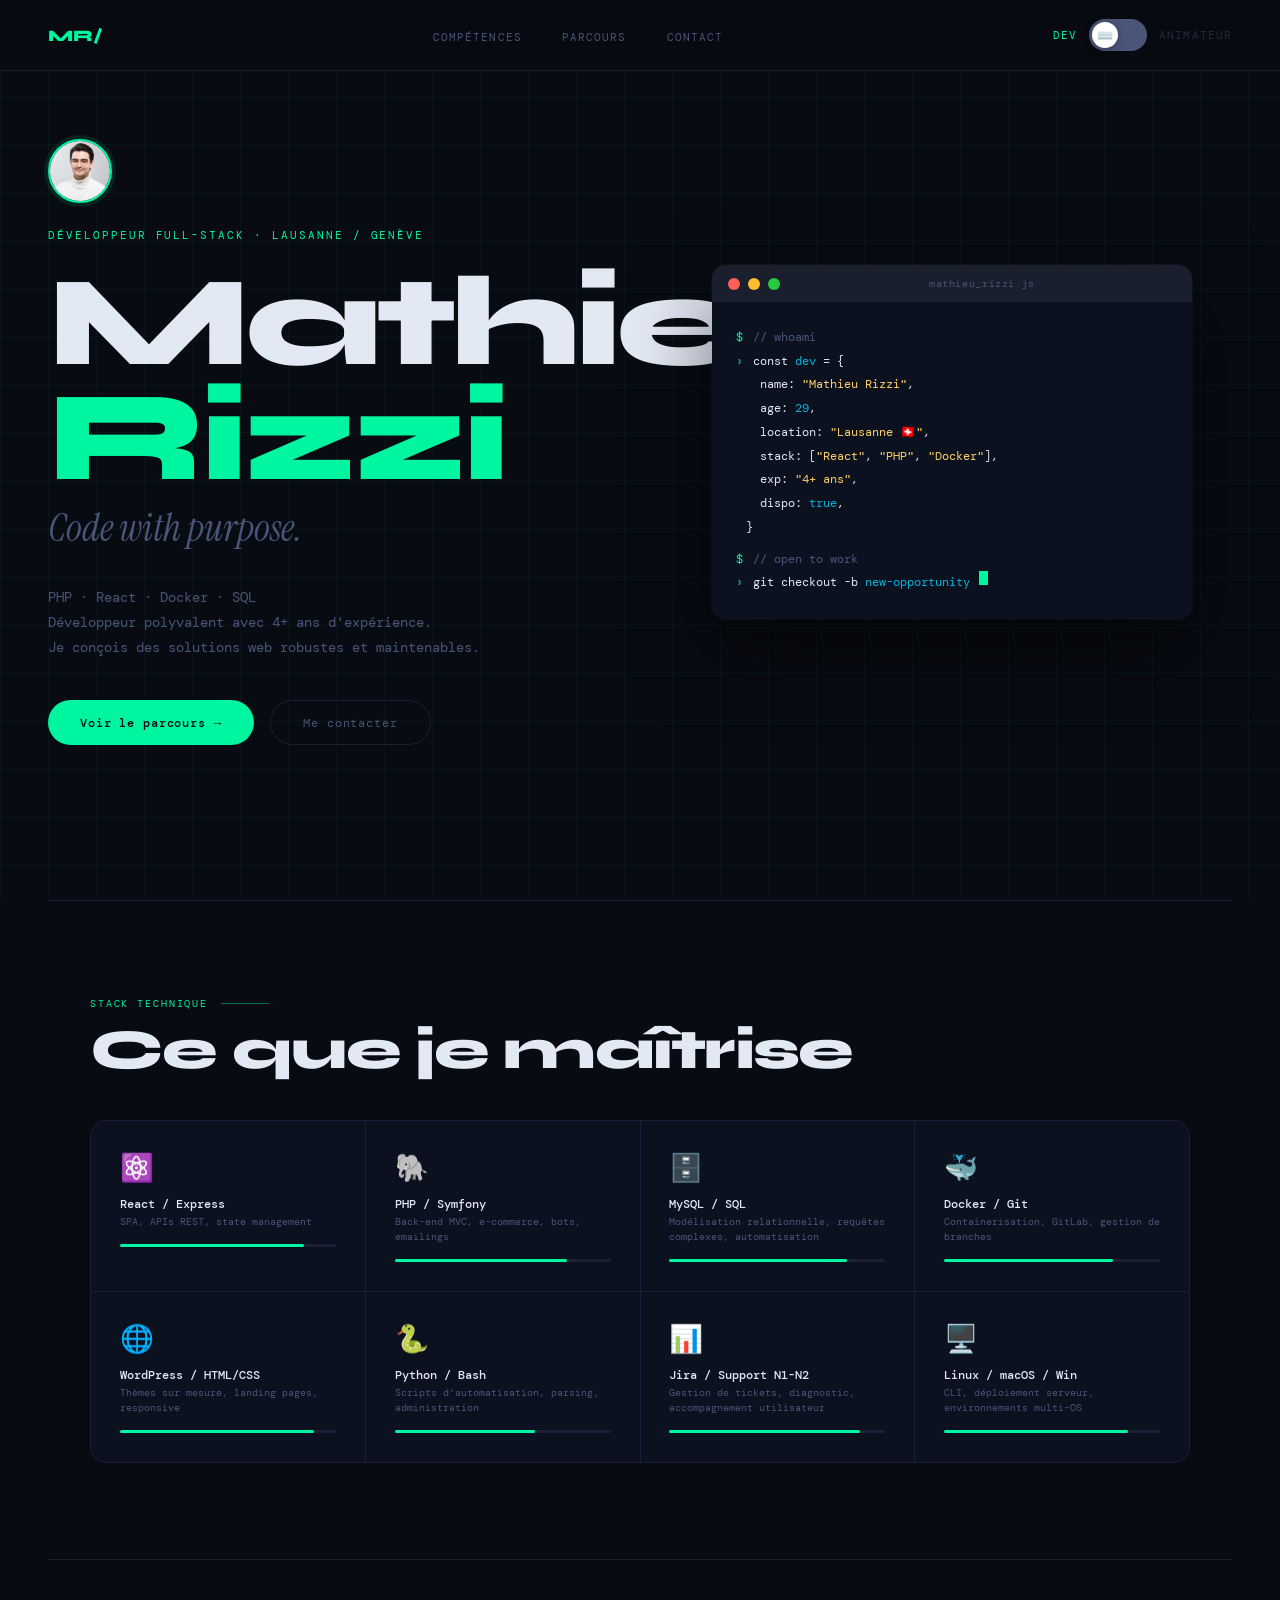
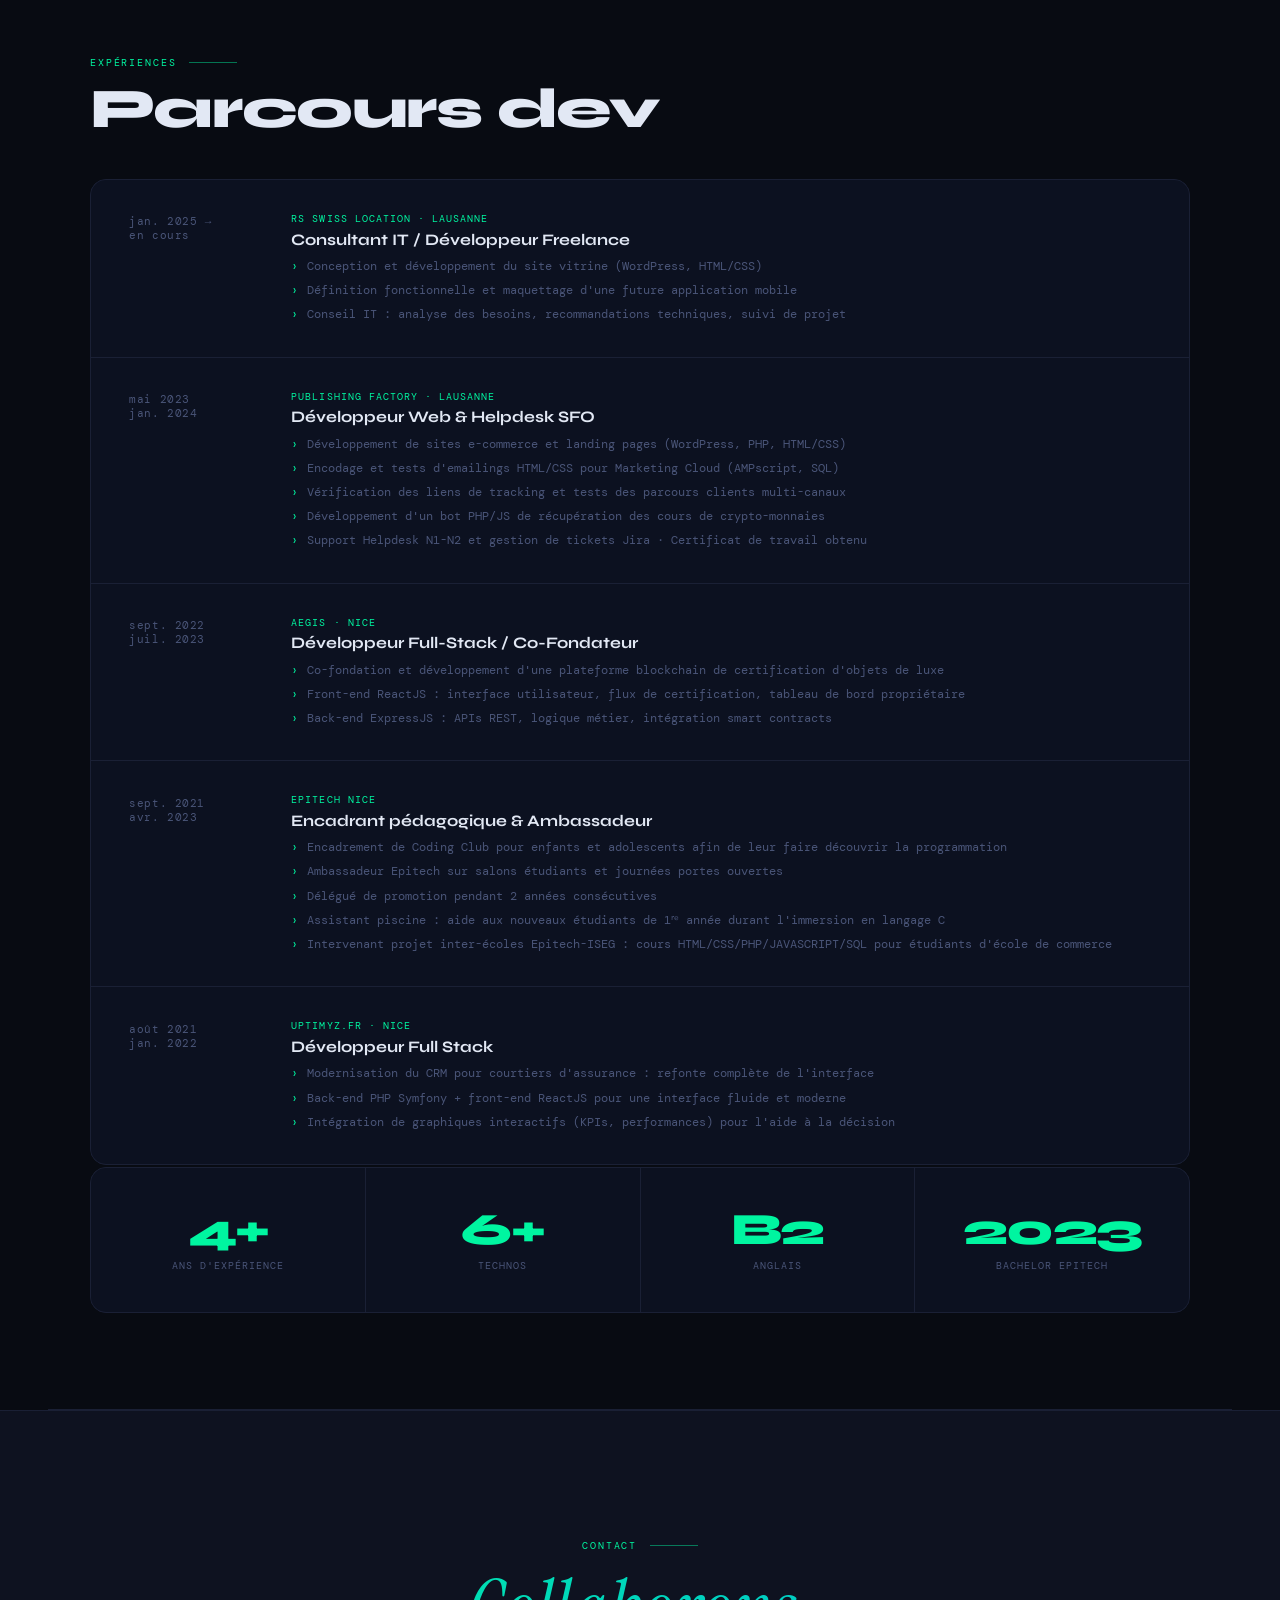
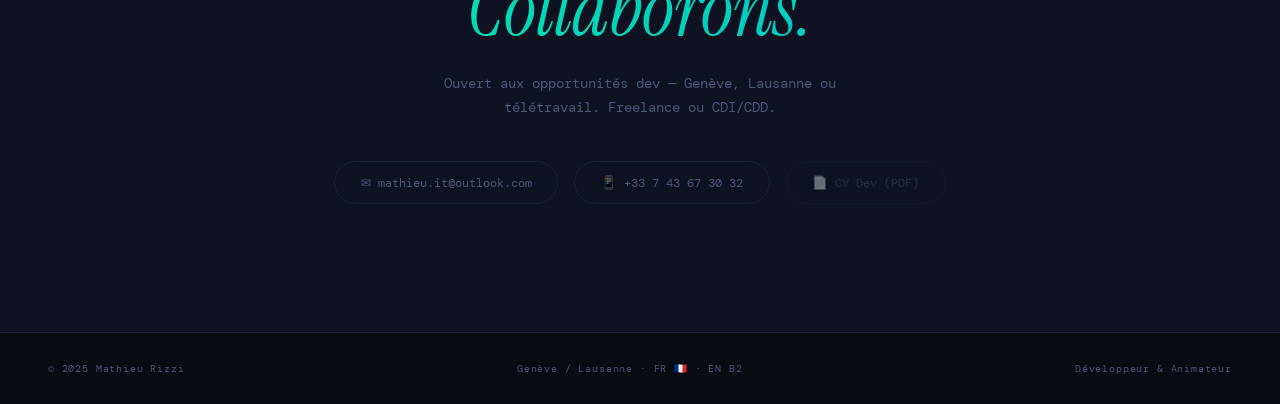
<file: index.html>
<!DOCTYPE html>
<html lang="fr">
<head>
  <meta charset="UTF-8">
  <meta name="viewport" content="width=device-width, initial-scale=1.0">
  <title>Mathieu Rizzi — Développeur Full-Stack & Animateur</title>

  <!-- SEO -->
  <meta name="description" content="Mathieu Rizzi — Développeur Full-Stack (PHP, React, Docker) basé à Lausanne / Genève. Également animateur et responsable de camp. Ouvert aux opportunités.">
  <meta name="author" content="Mathieu Rizzi">
  <meta name="robots" content="index, follow">

  <!-- Open Graph -->
  <meta property="og:type"        content="website">
  <meta property="og:title"       content="Mathieu Rizzi — Développeur Full-Stack & Animateur">
  <meta property="og:description" content="Portfolio de Mathieu Rizzi : développeur PHP/React/Docker avec 4+ ans d'expérience à Lausanne, et responsable de camp chez Evazion.">
  <meta property="og:image"       content="assets/img/image-pp.png">

  <!-- Twitter Card -->
  <meta name="twitter:card"        content="summary_large_image">
  <meta name="twitter:title"       content="Mathieu Rizzi — Développeur Full-Stack & Animateur">
  <meta name="twitter:description" content="Portfolio de Mathieu Rizzi : développeur PHP/React/Docker avec 4+ ans d'expérience à Lausanne.">
  <meta name="twitter:image"       content="assets/img/image-pp.png">

  <!-- Theme color (dark — site starts in dev-mode) -->
  <meta name="theme-color" content="#080b12">

  <!-- Fonts -->
  <link rel="preconnect" href="https://fonts.googleapis.com">
  <link rel="preconnect" href="https://fonts.gstatic.com" crossorigin>
  <link href="https://fonts.googleapis.com/css2?family=Syne:wght@400;700;800&family=DM+Mono:wght@400;500&family=Nunito:wght@400;700;800;900&family=Instrument+Serif:ital@1&display=swap" rel="stylesheet">

  <!-- Styles -->
  <link rel="stylesheet" href="assets/css/base.css">
  <link rel="stylesheet" href="assets/css/nav.css">
  <link rel="stylesheet" href="assets/css/hero.css">
  <link rel="stylesheet" href="assets/css/sections.css">
  <link rel="stylesheet" href="assets/css/responsive.css">
</head>

<body class="dev-mode">

<div class="ripple-overlay" id="ripple" aria-hidden="true"></div>

<!-- ============================================================
     NAV
     ============================================================ -->
<nav aria-label="Navigation principale">
  <a href="#" class="nav-logo" id="navLogo">MR/</a>
  <ul class="nav-links">
    <li><a href="#skills">Compétences</a></li>
    <li><a href="#experience">Parcours</a></li>
    <li><a href="#contact">Contact</a></li>
  </ul>
  <div class="mode-toggle-wrap">
    <span class="mode-label lbl-dev" aria-hidden="true">Dev</span>
    <label class="ios-toggle" aria-label="Basculer entre profil développeur et animateur">
      <input
        type="checkbox"
        id="modeSwitch"
        role="switch"
        aria-checked="false"
        aria-label="Mode animateur">
      <div class="ios-track"></div>
      <div class="ios-thumb" id="thumbIcon" aria-hidden="true">⌨️</div>
    </label>
    <span class="mode-label lbl-anim" aria-hidden="true">Animateur</span>
  </div>
</nav>

<!-- ============================================================
     MAIN
     ============================================================ -->
<main>

<!-- ============================================================
     HERO
     ============================================================ -->
<section class="hero" id="home" aria-label="Introduction">
  <div class="hero-bg-dev" aria-hidden="true"></div>
  <div class="hero-bg-anim" aria-hidden="true"></div>
  <div id="particles" aria-hidden="true"></div>

  <div class="switch-wrap">

    <!-- ===== DEV : texte gauche + terminal droite ===== -->
    <div class="dev-content hero-left">
      <div class="hero-avatar">
        <img src="assets/img/image-pp.png" alt="Photo de profil de Mathieu Rizzi" width="64" height="64">
      </div>
      <div class="hero-eyebrow">Développeur Full-Stack · Lausanne / Genève</div>
      <h1 class="hero-name">Mathieu<br><span class="acc">Rizzi</span></h1>
      <div class="hero-role">Code with purpose.</div>
      <p class="hero-desc">PHP · React · Docker · SQL<br>
      Développeur polyvalent avec 4+ ans d'expérience.<br>Je conçois des solutions web robustes et maintenables.</p>
      <div class="hero-cta">
        <a href="#experience" class="btn-primary">Voir le parcours →</a>
        <a href="#contact" class="btn-secondary">Me contacter</a>
      </div>
    </div>

    <div class="dev-content hero-right" aria-hidden="true">
      <div class="terminal" role="img" aria-label="Extrait de code JavaScript présentant le profil développeur">
        <div class="terminal-bar">
          <div class="term-dot r"></div>
          <div class="term-dot y"></div>
          <div class="term-dot g"></div>
          <div class="terminal-title">mathieu_rizzi.js</div>
        </div>
        <div class="terminal-body">
          <div class="t-line"><span class="t-prompt">$</span><span class="t-comment">// whoami</span></div>
          <div class="t-line"><span class="t-prompt">›</span><span class="t-cmd">const <span class="t-val">dev</span> = {</span></div>
          <div class="t-line"><span class="t-prompt"> </span><span class="t-cmd">&nbsp;&nbsp;name: <span class="t-str">"Mathieu Rizzi"</span>,</span></div>
          <div class="t-line"><span class="t-prompt"> </span><span class="t-cmd">&nbsp;&nbsp;age: <span class="t-val" id="ageValue">28</span>,</span></div>
          <div class="t-line"><span class="t-prompt"> </span><span class="t-cmd">&nbsp;&nbsp;location: <span class="t-str">"Lausanne 🇨🇭"</span>,</span></div>
          <div class="t-line"><span class="t-prompt"> </span><span class="t-cmd">&nbsp;&nbsp;stack: [<span class="t-str">"React"</span>, <span class="t-str">"PHP"</span>, <span class="t-str">"Docker"</span>],</span></div>
          <div class="t-line"><span class="t-prompt"> </span><span class="t-cmd">&nbsp;&nbsp;exp: <span class="t-str">"4+ ans"</span>,</span></div>
          <div class="t-line"><span class="t-prompt"> </span><span class="t-cmd">&nbsp;&nbsp;dispo: <span class="t-val">true</span>,</span></div>
          <div class="t-line"><span class="t-prompt"> </span><span class="t-cmd">}</span></div>
          <div class="t-line" style="margin-top:0.5rem"><span class="t-prompt">$</span><span class="t-comment">// open to work</span></div>
          <div class="t-line"><span class="t-prompt">›</span><span class="t-cmd">git checkout -b <span class="t-val">new-opportunity</span></span><span class="t-cursor"></span></div>
        </div>
      </div>
    </div>

    <!-- ===== ANIM : texte gauche + carte droite ===== -->
    <div class="anim-content hero-left">
      <div class="hero-eyebrow">🎬 Animateur · Responsable de camp · Pédagogue</div>
      <h1 class="hero-name">Mathieu<br><span class="acc">Rizzi</span></h1>
      <div class="hero-role">L'aventure, c'est mon quotidien.</div>
      <p class="hero-desc">6 ans chez Evazion en Suisse romande 🏔️<br>
      Du caméraman au responsable de plus de 300 enfants<br>et plus de 25 moniteurs. BAFA. Créativité &amp; énergie !</p>
      <div class="hero-cta">
        <a href="#experience" class="btn-primary">🏕️ Voir le parcours</a>
        <a href="#contact" class="btn-secondary">Me contacter</a>
      </div>
    </div>

    <div class="anim-content hero-right" aria-hidden="true">
      <div class="anim-card-hero">
        <div class="anim-photo-placeholder">
          <img src="assets/img/image-pp.png" alt="" class="anim-photo" loading="lazy">
        </div>
        <div class="anim-badges">
          <div class="anim-badge orange">🏆 Resp. de camp 2025</div>
          <div class="anim-badge yellow">🎬 Moniteur Cinéma</div>
          <div class="anim-badge green">📜 BAFA parties 1 &amp; 2</div>
          <div class="anim-badge orange">👥 25+ moniteurs managés</div>
          <div class="anim-badge yellow">⭐ 300+ enfants encadrés</div>
          <div class="anim-badge green">🏔️ 6 étés en Suisse</div>
        </div>
      </div>
    </div>

  </div>
</section>

<div class="divider"></div>

<!-- ============================================================
     SKILLS
     ============================================================ -->
<section id="skills" aria-labelledby="skills-dev-title skills-anim-title">
  <div class="section-inner">
    <div class="switch-wrap">

      <div class="dev-content reveal">
        <div class="section-eyebrow">Stack technique</div>
        <h2 class="section-title" id="skills-dev-title">Ce que je maîtrise</h2>
        <div class="skills-grid">
          <div class="skill-card"><span class="skill-icon" aria-hidden="true">⚛️</span><div class="skill-name">React / Express</div><div class="skill-sub">SPA, APIs REST, state management</div><div class="skill-bar"><div class="skill-fill" style="width:85%"></div></div></div>
          <div class="skill-card"><span class="skill-icon" aria-hidden="true">🐘</span><div class="skill-name">PHP / Symfony</div><div class="skill-sub">Back-end MVC, e-commerce, bots, emailings</div><div class="skill-bar"><div class="skill-fill" style="width:80%"></div></div></div>
          <div class="skill-card"><span class="skill-icon" aria-hidden="true">🗄️</span><div class="skill-name">MySQL / SQL</div><div class="skill-sub">Modélisation relationnelle, requêtes complexes, automatisation</div><div class="skill-bar"><div class="skill-fill" style="width:82%"></div></div></div>
          <div class="skill-card"><span class="skill-icon" aria-hidden="true">🐳</span><div class="skill-name">Docker / Git</div><div class="skill-sub">Containerisation, GitLab, gestion de branches</div><div class="skill-bar"><div class="skill-fill" style="width:78%"></div></div></div>
          <div class="skill-card"><span class="skill-icon" aria-hidden="true">🌐</span><div class="skill-name">WordPress / HTML/CSS</div><div class="skill-sub">Thèmes sur mesure, landing pages, responsive</div><div class="skill-bar"><div class="skill-fill" style="width:90%"></div></div></div>
          <div class="skill-card"><span class="skill-icon" aria-hidden="true">🐍</span><div class="skill-name">Python / Bash</div><div class="skill-sub">Scripts d'automatisation, parsing, administration</div><div class="skill-bar"><div class="skill-fill" style="width:65%"></div></div></div>
          <div class="skill-card"><span class="skill-icon" aria-hidden="true">📊</span><div class="skill-name">Jira / Support N1-N2</div><div class="skill-sub">Gestion de tickets, diagnostic, accompagnement utilisateur</div><div class="skill-bar"><div class="skill-fill" style="width:88%"></div></div></div>
          <div class="skill-card"><span class="skill-icon" aria-hidden="true">🖥️</span><div class="skill-name">Linux / macOS / Win</div><div class="skill-sub">CLI, déploiement serveur, environnements multi-OS</div><div class="skill-bar"><div class="skill-fill" style="width:85%"></div></div></div>
        </div>
      </div>

      <div class="anim-content reveal">
        <div class="section-eyebrow">🌟 Atouts</div>
        <h2 class="section-title" id="skills-anim-title">Ce que j'apporte</h2>
        <div class="skills-grid">
          <div class="skill-card"><span class="skill-icon" aria-hidden="true">🎭</span><div class="skill-name">Animation & activités</div><div class="skill-sub">JO, veillées, ateliers créatifs — 6 à 17 ans</div><div class="skill-bar"><div class="skill-fill" style="width:95%"></div></div></div>
          <div class="skill-card"><span class="skill-icon" aria-hidden="true">🎬</span><div class="skill-name">Cinéma & multimédia</div><div class="skill-sub">Scénario, tournage, montage, réseaux sociaux</div><div class="skill-bar"><div class="skill-fill" style="width:88%"></div></div></div>
          <div class="skill-card"><span class="skill-icon" aria-hidden="true">👥</span><div class="skill-name">Gestion d'équipe</div><div class="skill-sub">Management de 13 moniteurs, briefings, médiation</div><div class="skill-bar"><div class="skill-fill" style="width:90%"></div></div></div>
          <div class="skill-card"><span class="skill-icon" aria-hidden="true">🏕️</span><div class="skill-name">Logistique de camp</div><div class="skill-sub">Planning, repas, matériel, prestataires, imprévus</div><div class="skill-bar"><div class="skill-fill" style="width:92%"></div></div></div>
          <div class="skill-card"><span class="skill-icon" aria-hidden="true">📚</span><div class="skill-name">Pédagogie</div><div class="skill-sub">Transmission adaptée : enfants, ados, étudiants</div><div class="skill-bar"><div class="skill-fill" style="width:90%"></div></div></div>
          <div class="skill-card"><span class="skill-icon" aria-hidden="true">💬</span><div class="skill-name">Comm. parents/équipe</div><div class="skill-sub">Relation familles, direction, prestataires externes</div><div class="skill-bar"><div class="skill-fill" style="width:85%"></div></div></div>
          <div class="skill-card"><span class="skill-icon" aria-hidden="true">🔧</span><div class="skill-name">Adaptation & résilience</div><div class="skill-sub">Gestion d'imprévus, réorganisation sous contrainte</div><div class="skill-bar"><div class="skill-fill" style="width:95%"></div></div></div>
          <div class="skill-card"><span class="skill-icon" aria-hidden="true">📜</span><div class="skill-name">BAFA (Parties 1 & 2)</div><div class="skill-sub">Formation théorique et pratique — obtenu en 2017</div><div class="skill-bar"><div class="skill-fill" style="width:100%"></div></div></div>
        </div>
      </div>

    </div>
  </div>
</section>

<div class="divider"></div>

<!-- ============================================================
     EXPERIENCE
     ============================================================ -->
<section id="experience" aria-labelledby="exp-dev-title exp-anim-title">
  <div class="section-inner">
    <div class="switch-wrap">

      <div class="dev-content reveal">
        <div class="section-eyebrow">Expériences</div>
        <h2 class="section-title" id="exp-dev-title">Parcours dev</h2>
        <div class="exp-list">
          <div class="exp-card">
            <div class="exp-date">jan. 2025 →<br>en cours</div>
            <div>
              <div class="exp-company">RS Swiss Location · Lausanne</div>
              <div class="exp-role">Consultant IT / Développeur Freelance</div>
              <div class="exp-desc"><ul>
                <li>Conception et développement du site vitrine (WordPress, HTML/CSS)</li>
                <li>Définition fonctionnelle et maquettage d'une future application mobile</li>
                <li>Conseil IT : analyse des besoins, recommandations techniques, suivi de projet</li>
              </ul></div>
            </div>
          </div>
          <div class="exp-card">
            <div class="exp-date">mai 2023<br>jan. 2024</div>
            <div>
              <div class="exp-company">Publishing Factory · Lausanne</div>
              <div class="exp-role">Développeur Web & Helpdesk SFO</div>
              <div class="exp-desc"><ul>
                <li>Développement de sites e-commerce et landing pages (WordPress, PHP, HTML/CSS)</li>
                <li>Encodage et tests d'emailings HTML/CSS pour Marketing Cloud (AMPscript, SQL)</li>
                <li>Vérification des liens de tracking et tests des parcours clients multi-canaux</li>
                <li>Développement d'un bot PHP/JS de récupération des cours de crypto-monnaies</li>
                <li>Support Helpdesk N1-N2 et gestion de tickets Jira · Certificat de travail obtenu</li>
              </ul></div>
            </div>
          </div>
          <div class="exp-card">
            <div class="exp-date">sept. 2022<br>juil. 2023</div>
            <div>
              <div class="exp-company">AEGIS · Nice</div>
              <div class="exp-role">Développeur Full-Stack / Co-Fondateur</div>
              <div class="exp-desc"><ul>
                <li>Co-fondation et développement d'une plateforme blockchain de certification d'objets de luxe</li>
                <li>Front-end ReactJS : interface utilisateur, flux de certification, tableau de bord propriétaire</li>
                <li>Back-end ExpressJS : APIs REST, logique métier, intégration smart contracts</li>
              </ul></div>
            </div>
          </div>
          <div class="exp-card">
            <div class="exp-date">sept. 2021<br>avr. 2023</div>
            <div>
              <div class="exp-company">Epitech Nice</div>
              <div class="exp-role">Encadrant pédagogique & Ambassadeur</div>
              <div class="exp-desc"><ul>
                <li>Encadrement de Coding Club pour enfants et adolescents afin de leur faire découvrir la programmation</li>
                <li>Ambassadeur Epitech sur salons étudiants et journées portes ouvertes</li>
                <li>Délégué de promotion pendant 2 années consécutives</li>
                <li>Assistant piscine : aide aux nouveaux étudiants de 1ʳᵉ année durant l'immersion en langage C</li>
                <li>Intervenant projet inter-écoles Epitech-ISEG : cours HTML/CSS/PHP/JAVASCRIPT/SQL pour étudiants d'école de commerce</li>
              </ul></div>
            </div>
          </div>
          <div class="exp-card">
            <div class="exp-date">août 2021<br>jan. 2022</div>
            <div>
              <div class="exp-company">Uptimyz.fr · Nice</div>
              <div class="exp-role">Développeur Full Stack</div>
              <div class="exp-desc"><ul>
                <li>Modernisation du CRM pour courtiers d'assurance : refonte complète de l'interface</li>
                <li>Back-end PHP Symfony + front-end ReactJS pour une interface fluide et moderne</li>
                <li>Intégration de graphiques interactifs (KPIs, performances) pour l'aide à la décision</li>
              </ul></div>
            </div>
          </div>
        </div>
        <div class="stats-band">
          <div class="stat-box"><div class="stat-num">4+</div><div class="stat-lbl">Ans d'expérience</div></div>
          <div class="stat-box"><div class="stat-num">6+</div><div class="stat-lbl">Technos</div></div>
          <div class="stat-box"><div class="stat-num">B2</div><div class="stat-lbl">Anglais</div></div>
          <div class="stat-box"><div class="stat-num">2023</div><div class="stat-lbl">Bachelor Epitech</div></div>
        </div>
      </div>

      <div class="anim-content reveal">
        <div class="section-eyebrow">🏕️ Expériences</div>
        <h2 class="section-title" id="exp-anim-title">Parcours animation</h2>
        <div class="exp-list">
          <div class="exp-card">
            <div class="exp-date">Été 2025</div>
            <div>
              <div class="exp-company">Evazion · Champéry (VS)</div>
              <div class="exp-role">🏆 Responsable de camp</div>
              <div class="exp-desc"><ul>
                <li>Encadrement de 60 enfants et supervision de 13 moniteurs sur 7 semaines</li>
                <li>Organisation des plannings quotidiens, logistique repas, hébergement et matériel</li>
                <li>Communication régulière avec parents, prestataires et direction Evazion</li>
                <li>Accompagnement des jeunes moniteurs en difficulté et médiation de conflits internes</li>
                <li>Réorganisation d'activités en cas d'imprévus · Certificat de travail obtenu</li>
              </ul></div>
            </div>
          </div>
          <div class="exp-card">
            <div class="exp-date">Été 2024</div>
            <div>
              <div class="exp-company">Evazion · Suisse romande</div>
              <div class="exp-role">🥈 Adjoint responsable de camp</div>
              <div class="exp-desc"><ul>
                <li>Soutien direct au chef de camp pour les décisions logistiques et pédagogiques</li>
                <li>Observation terrain : retours quotidiens sur la vie du camp et le bien-être des enfants</li>
                <li>Accompagnement des moniteurs lors des JO, veillées et animations</li>
                <li>Appui à la révision des réservations et à la gestion administrative · 2 mois · Certificat obtenu</li>
              </ul></div>
            </div>
          </div>
          <div class="exp-card">
            <div class="exp-date">2020 – 2023</div>
            <div>
              <div class="exp-company">Evazion · Suisse romande</div>
              <div class="exp-role">🎬 Moniteur Cinéma / Multimédia</div>
              <div class="exp-desc"><ul>
                <li>Animation d'ateliers complets : écriture de scénario, découpage, tournage, montage vidéo, gestion du son</li>
                <li>Direction des enfants et ados dans les rôles d'acteurs ou techniciens</li>
                <li>Production de courts-métrages collectifs présentés en fin de semaine</li>
                <li>Gestion du contenu photo/vidéo et des réseaux sociaux du camp · 3 étés + 9 mois · Attestations obtenues</li>
              </ul></div>
            </div>
          </div>
          <div class="exp-card">
            <div class="exp-date">2021 – 2023</div>
            <div>
              <div class="exp-company">Epitech Nice</div>
              <div class="exp-role">👨‍🏫 Encadrant Coding Club & Ambassadeur</div>
              <div class="exp-desc"><ul>
                <li>Encadrement d'enfants et d'adolescents lors d'ateliers Coding Club pour découvrir la programmation</li>
                <li>Ambassadeur Epitech sur salons étudiants et journées portes ouvertes</li>
                <li>Délégué de promotion pendant 2 années consécutives</li>
                <li>Assistant piscine : aide aux nouveaux étudiants de 1ʳᵉ année durant l'immersion en langage C</li>
                <li>Intervenant projet inter-écoles : cours HTML/CSS/PHP pour étudiants d'école de commerce</li>
              </ul></div>
            </div>
          </div>
          <div class="exp-card">
            <div class="exp-date">2019</div>
            <div>
              <div class="exp-company">Evazion · Suisse romande</div>
              <div class="exp-role">📹 Moniteur / Caméraman Reporter</div>
              <div class="exp-desc"><ul>
                <li>Création de contenus visuels : vidéo, films, albums photo et diaporamas</li>
                <li>Prises de vue lors des activités et événements du camp</li>
                <li>Montage vidéo, élaboration de supports audiovisuels et gestion du son</li>
                <li>Responsable du contenu visuel des réseaux sociaux · 9 mois · Attestation obtenue</li>
              </ul></div>
            </div>
          </div>
          <div class="exp-card">
            <div class="exp-date">2017 – 2020</div>
            <div>
              <div class="exp-company">Menton & Roquebrun Cap Martin</div>
              <div class="exp-role">🎨 Animateur Périscolaire</div>
              <div class="exp-desc"><ul>
                <li>Animation d'activités ludiques, sportives et créatives pour enfants du primaire</li>
                <li>Aide aux devoirs, surveillance des repas et gestion des temps calmes</li>
                <li>Coordination avec l'équipe éducative dans le respect du cadre institutionnel</li>
              </ul></div>
            </div>
          </div>
          <div class="exp-card">
            <div class="exp-date">2016</div>
            <div>
              <div class="exp-company">Astrorama · Nice Côte d'Azur</div>
              <div class="exp-role">🔭 Animateur Conférencier Astronomie</div>
              <div class="exp-desc"><ul>
                <li>Animation de conférences sur l'astronomie et vulgarisation scientifique</li>
                <li>Organisation d'ateliers interactifs pour enfants et adultes</li>
                <li>Mise en place d'observations astronomiques publiques pour le grand public</li>
              </ul></div>
            </div>
          </div>
        </div>
        <div class="stats-band">
          <div class="stat-box"><div class="stat-num">6+</div><div class="stat-lbl">Ans d'animation</div></div>
          <div class="stat-box"><div class="stat-num">300+</div><div class="stat-lbl">Enfants encadrés</div></div>
          <div class="stat-box"><div class="stat-num">13</div><div class="stat-lbl">Moniteurs managés</div></div>
          <div class="stat-box"><div class="stat-num">BAFA</div><div class="stat-lbl">Diplôme obtenu</div></div>
        </div>
      </div>

    </div>
  </div>
</section>

<div class="divider"></div>

<!-- ============================================================
     CONTACT
     ============================================================ -->
<section class="contact-section" id="contact" aria-labelledby="contact-dev-title contact-anim-title">
  <div class="switch-wrap">

    <div class="dev-content reveal">
      <div class="section-eyebrow">Contact</div>
      <div class="contact-big" id="contact-dev-title">Collaborons.</div>
      <p class="contact-sub">Ouvert aux opportunités dev — Genève, Lausanne ou télétravail. Freelance ou CDI/CDD.</p>
      <div class="contact-row">
        <a href="mailto:mathieu.it@outlook.com" class="contact-chip">✉ mathieu.it@outlook.com</a>
        <a href="tel:+33743673032" class="contact-chip">📱 +33 7 43 67 30 32</a>
        <a class="contact-chip" aria-disabled="true" title="CV disponible bientôt">📄 CV Dev (PDF)</a>
      </div>
    </div>

    <div class="anim-content reveal">
      <div class="section-eyebrow">🙌 Contact</div>
      <div class="contact-big" id="contact-anim-title">On fait équipe ?</div>
      <p class="contact-sub">Disponible pour camps, séjours, missions d'animation ou encadrement — Suisse ou France.</p>
      <div class="contact-row">
        <a href="mailto:mathieu.it@outlook.com" class="contact-chip">✉ mathieu.it@outlook.com</a>
        <a href="tel:+33743673032" class="contact-chip">📱 +33 7 43 67 30 32</a>
        <a class="contact-chip" aria-disabled="true" title="CV disponible bientôt">📄 CV Animateur (PDF)</a>
      </div>
    </div>

  </div>
</section>

</main>

<footer>
  <span>© 2025 Mathieu Rizzi</span>
  <span>Genève / Lausanne · FR 🇫🇷 · EN B2</span>
  <span>Développeur &amp; Animateur</span>
</footer>

<script src="assets/js/main.js" defer></script>
</body>
</html>
</file>
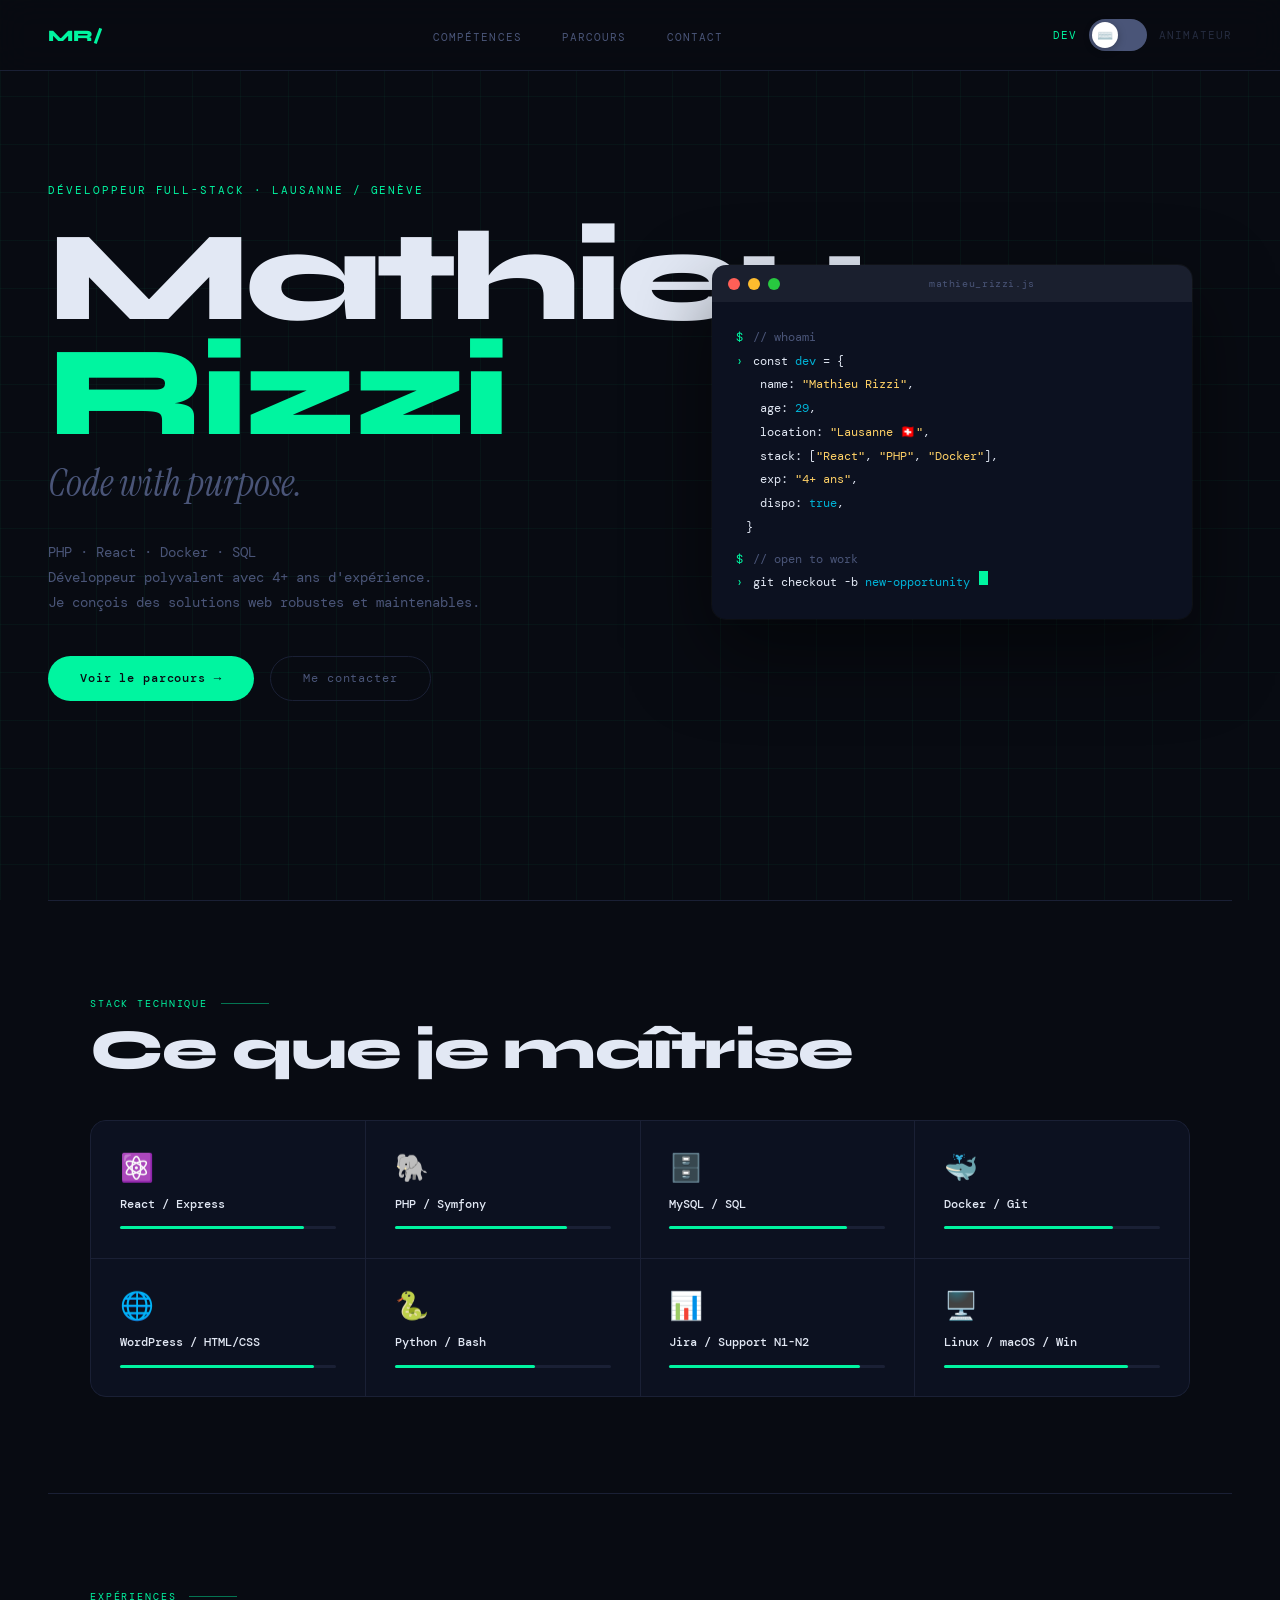
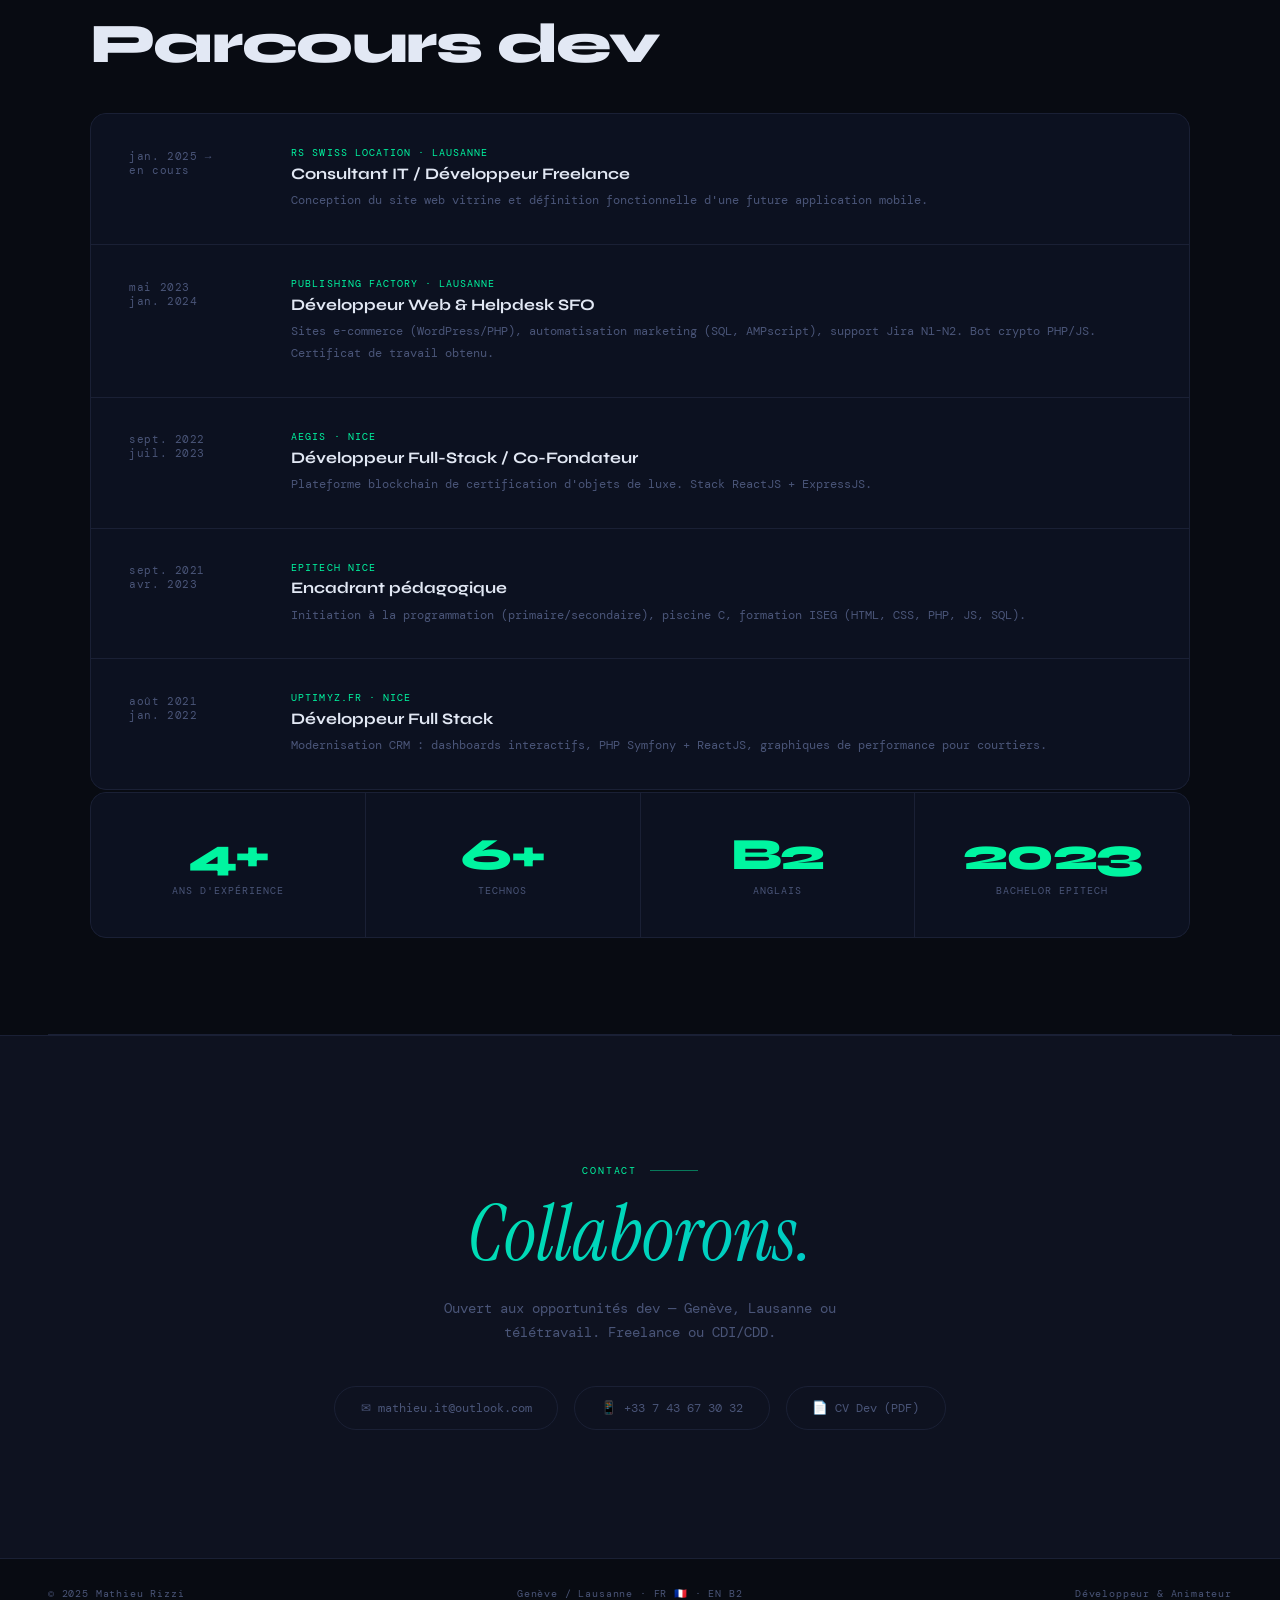
<file: portfolio_mathieu_rizzi_v3.html>
<!DOCTYPE html>
<html lang="fr">
<head>
<meta charset="UTF-8">
<meta name="viewport" content="width=device-width, initial-scale=1.0">
<title>Mathieu Rizzi</title>
<link rel="preconnect" href="https://fonts.googleapis.com">
<link href="https://fonts.googleapis.com/css2?family=Syne:wght@400;700;800&family=DM+Mono:wght@400;500&family=Nunito:wght@400;700;800;900&family=Instrument+Serif:ital@1&display=swap" rel="stylesheet">

<link rel="stylesheet" href="styles.css">

</head>

<!-- body commence toujours en dev-mode -->
<body class="dev-mode">

<div class="ripple-overlay" id="ripple"></div>

<!-- ============================================================
     NAV
     ============================================================ -->
<nav>
  <a href="#" class="nav-logo" id="navLogo">MR/</a>
  <ul class="nav-links">
    <li><a href="#skills">Compétences</a></li>
    <li><a href="#experience">Parcours</a></li>
    <li><a href="#contact">Contact</a></li>
  </ul>
  <div class="mode-toggle-wrap">
    <span class="mode-label lbl-dev">Dev</span>
    <label class="ios-toggle" title="Changer de profil">
      <input type="checkbox" id="modeSwitch">
      <div class="ios-track"></div>
      <div class="ios-thumb" id="thumbIcon">⌨️</div>
    </label>
    <span class="mode-label lbl-anim">Animateur</span>
  </div>
</nav>

<!-- ============================================================
     HERO
     ============================================================ -->
<section class="hero" id="home">
  <div class="hero-bg-dev"></div>
  <div class="hero-bg-anim"></div>
  <div id="particles"></div>

  <div class="switch-wrap">

    <!-- ===== DEV : texte gauche + terminal droite ===== -->
    <div class="dev-content hero-left">
      <div class="hero-eyebrow">Développeur Full-Stack · Lausanne / Genève</div>
      <h1 class="hero-name">Mathieu<br><span class="acc">Rizzi</span></h1>
      <div class="hero-role">Code with purpose.</div>
      <p class="hero-desc">PHP · React · Docker · SQL<br>
      Développeur polyvalent avec 4+ ans d'expérience.<br>Je conçois des solutions web robustes et maintenables.</p>
      <div class="hero-cta">
        <a href="#experience" class="btn-primary">Voir le parcours →</a>
        <a href="#contact" class="btn-secondary">Me contacter</a>
      </div>
    </div>

    <div class="dev-content hero-right">
      <div class="terminal">
        <div class="terminal-bar">
          <div class="term-dot r"></div>
          <div class="term-dot y"></div>
          <div class="term-dot g"></div>
          <div class="terminal-title">mathieu_rizzi.js</div>
        </div>
        <div class="terminal-body">
          <div class="t-line"><span class="t-prompt">$</span><span class="t-comment">// whoami</span></div>
          <div class="t-line"><span class="t-prompt">›</span><span class="t-cmd">const <span class="t-val">dev</span> = {</span></div>
          <div class="t-line"><span class="t-prompt"> </span><span class="t-cmd">&nbsp;&nbsp;name: <span class="t-str">"Mathieu Rizzi"</span>,</span></div>
          <div class="t-line"><span class="t-prompt"> </span><span class="t-cmd">&nbsp;&nbsp;age: <span class="t-val" id="ageValue">28</span>,</span></div>
          <div class="t-line"><span class="t-prompt"> </span><span class="t-cmd">&nbsp;&nbsp;location: <span class="t-str">"Lausanne 🇨🇭"</span>,</span></div>
          <div class="t-line"><span class="t-prompt"> </span><span class="t-cmd">&nbsp;&nbsp;stack: [<span class="t-str">"React"</span>, <span class="t-str">"PHP"</span>, <span class="t-str">"Docker"</span>],</span></div>
          <div class="t-line"><span class="t-prompt"> </span><span class="t-cmd">&nbsp;&nbsp;exp: <span class="t-str">"4+ ans"</span>,</span></div>
          <div class="t-line"><span class="t-prompt"> </span><span class="t-cmd">&nbsp;&nbsp;dispo: <span class="t-val">true</span>,</span></div>
          <div class="t-line"><span class="t-prompt"> </span><span class="t-cmd">}</span></div>
          <div class="t-line" style="margin-top:0.5rem"><span class="t-prompt">$</span><span class="t-comment">// open to work</span></div>
          <div class="t-line"><span class="t-prompt">›</span><span class="t-cmd">git checkout -b <span class="t-val">new-opportunity</span></span><span class="t-cursor"></span></div>
        </div>
      </div>
    </div>

    <!-- ===== ANIM : texte gauche + carte droite ===== -->
    <div class="anim-content hero-left">
      <div class="hero-eyebrow">🎬 Animateur · Responsable de camp · Pédagogue</div>
      <h1 class="hero-name">Mathieu<br><span class="acc">Rizzi</span></h1>
      <div class="hero-role">L'aventure, c'est mon quotidien.</div>
      <p class="hero-desc">6 ans chez Evazion en Suisse romande 🏔️<br>
      Du caméraman au responsable de 60 enfants<br>et 13 moniteurs. BAFA. Créativité &amp; énergie !</p>
      <div class="hero-cta">
        <a href="#experience" class="btn-primary">🏕️ Voir le parcours</a>
        <a href="#contact" class="btn-secondary">Me contacter</a>
      </div>
    </div>

    <div class="anim-content hero-right">
      <div class="anim-card-hero">
        <div class="anim-photo-placeholder">🏕️</div>
        <div class="anim-badges">
          <div class="anim-badge orange">🏆 Resp. de camp 2025</div>
          <div class="anim-badge yellow">🎬 Moniteur Cinéma</div>
          <div class="anim-badge green">📜 BAFA certifié</div>
          <div class="anim-badge orange">👥 13 moniteurs managés</div>
          <div class="anim-badge yellow">⭐ 300+ enfants encadrés</div>
          <div class="anim-badge green">🏔️ 6 étés en Suisse</div>
        </div>
      </div>
    </div>

  </div>
</section>

<div class="divider"></div>

<!-- ============================================================
     SKILLS
     ============================================================ -->
<section id="skills">
  <div class="section-inner">
    <div class="switch-wrap">

      <div class="dev-content reveal">
        <div class="section-eyebrow">Stack technique</div>
        <h2 class="section-title">Ce que je maîtrise</h2>
        <div class="skills-grid">
          <div class="skill-card"><span class="skill-icon">⚛️</span><div class="skill-name">React / Express</div><div class="skill-bar"><div class="skill-fill" style="width:85%"></div></div></div>
          <div class="skill-card"><span class="skill-icon">🐘</span><div class="skill-name">PHP / Symfony</div><div class="skill-bar"><div class="skill-fill" style="width:80%"></div></div></div>
          <div class="skill-card"><span class="skill-icon">🗄️</span><div class="skill-name">MySQL / SQL</div><div class="skill-bar"><div class="skill-fill" style="width:82%"></div></div></div>
          <div class="skill-card"><span class="skill-icon">🐳</span><div class="skill-name">Docker / Git</div><div class="skill-bar"><div class="skill-fill" style="width:78%"></div></div></div>
          <div class="skill-card"><span class="skill-icon">🌐</span><div class="skill-name">WordPress / HTML/CSS</div><div class="skill-bar"><div class="skill-fill" style="width:90%"></div></div></div>
          <div class="skill-card"><span class="skill-icon">🐍</span><div class="skill-name">Python / Bash</div><div class="skill-bar"><div class="skill-fill" style="width:65%"></div></div></div>
          <div class="skill-card"><span class="skill-icon">📊</span><div class="skill-name">Jira / Support N1-N2</div><div class="skill-bar"><div class="skill-fill" style="width:88%"></div></div></div>
          <div class="skill-card"><span class="skill-icon">🖥️</span><div class="skill-name">Linux / macOS / Win</div><div class="skill-bar"><div class="skill-fill" style="width:85%"></div></div></div>
        </div>
      </div>

      <div class="anim-content reveal">
        <div class="section-eyebrow">🌟 Atouts</div>
        <h2 class="section-title">Ce que j'apporte</h2>
        <div class="skills-grid">
          <div class="skill-card"><span class="skill-icon">🎭</span><div class="skill-name">Animation & activités</div><div class="skill-bar"><div class="skill-fill" style="width:95%"></div></div></div>
          <div class="skill-card"><span class="skill-icon">🎬</span><div class="skill-name">Cinéma & multimédia</div><div class="skill-bar"><div class="skill-fill" style="width:88%"></div></div></div>
          <div class="skill-card"><span class="skill-icon">👥</span><div class="skill-name">Gestion d'équipe</div><div class="skill-bar"><div class="skill-fill" style="width:90%"></div></div></div>
          <div class="skill-card"><span class="skill-icon">🏕️</span><div class="skill-name">Logistique de camp</div><div class="skill-bar"><div class="skill-fill" style="width:92%"></div></div></div>
          <div class="skill-card"><span class="skill-icon">📚</span><div class="skill-name">Pédagogie</div><div class="skill-bar"><div class="skill-fill" style="width:90%"></div></div></div>
          <div class="skill-card"><span class="skill-icon">💬</span><div class="skill-name">Comm. parents/équipe</div><div class="skill-bar"><div class="skill-fill" style="width:85%"></div></div></div>
          <div class="skill-card"><span class="skill-icon">🔧</span><div class="skill-name">Adaptation & résilience</div><div class="skill-bar"><div class="skill-fill" style="width:95%"></div></div></div>
          <div class="skill-card"><span class="skill-icon">📜</span><div class="skill-name">BAFA (Parties 1 & 2)</div><div class="skill-bar"><div class="skill-fill" style="width:100%"></div></div></div>
        </div>
      </div>

    </div>
  </div>
</section>

<div class="divider"></div>

<!-- ============================================================
     EXPERIENCE
     ============================================================ -->
<section id="experience">
  <div class="section-inner">
    <div class="switch-wrap">

      <div class="dev-content reveal">
        <div class="section-eyebrow">Expériences</div>
        <h2 class="section-title">Parcours dev</h2>
        <div class="exp-list">
          <div class="exp-card">
            <div class="exp-date">jan. 2025 →<br>en cours</div>
            <div><div class="exp-company">RS Swiss Location · Lausanne</div><div class="exp-role">Consultant IT / Développeur Freelance</div><div class="exp-desc">Conception du site web vitrine et définition fonctionnelle d'une future application mobile.</div></div>
          </div>
          <div class="exp-card">
            <div class="exp-date">mai 2023<br>jan. 2024</div>
            <div><div class="exp-company">Publishing Factory · Lausanne</div><div class="exp-role">Développeur Web & Helpdesk SFO</div><div class="exp-desc">Sites e-commerce (WordPress/PHP), automatisation marketing (SQL, AMPscript), support Jira N1-N2. Bot crypto PHP/JS. Certificat de travail obtenu.</div></div>
          </div>
          <div class="exp-card">
            <div class="exp-date">sept. 2022<br>juil. 2023</div>
            <div><div class="exp-company">AEGIS · Nice</div><div class="exp-role">Développeur Full-Stack / Co-Fondateur</div><div class="exp-desc">Plateforme blockchain de certification d'objets de luxe. Stack ReactJS + ExpressJS.</div></div>
          </div>
          <div class="exp-card">
            <div class="exp-date">sept. 2021<br>avr. 2023</div>
            <div><div class="exp-company">Epitech Nice</div><div class="exp-role">Encadrant pédagogique</div><div class="exp-desc">Initiation à la programmation (primaire/secondaire), piscine C, formation ISEG (HTML, CSS, PHP, JS, SQL).</div></div>
          </div>
          <div class="exp-card">
            <div class="exp-date">août 2021<br>jan. 2022</div>
            <div><div class="exp-company">Uptimyz.fr · Nice</div><div class="exp-role">Développeur Full Stack</div><div class="exp-desc">Modernisation CRM : dashboards interactifs, PHP Symfony + ReactJS, graphiques de performance pour courtiers.</div></div>
          </div>
        </div>
        <div class="stats-band">
          <div class="stat-box"><div class="stat-num">4+</div><div class="stat-lbl">Ans d'expérience</div></div>
          <div class="stat-box"><div class="stat-num">6+</div><div class="stat-lbl">Technos</div></div>
          <div class="stat-box"><div class="stat-num">B2</div><div class="stat-lbl">Anglais</div></div>
          <div class="stat-box"><div class="stat-num">2023</div><div class="stat-lbl">Bachelor Epitech</div></div>
        </div>
      </div>

      <div class="anim-content reveal">
        <div class="section-eyebrow">🏕️ Expériences</div>
        <h2 class="section-title">Parcours animation</h2>
        <div class="exp-list">
          <div class="exp-card">
            <div class="exp-date">Été 2025</div>
            <div><div class="exp-company">Evazion · Champéry (VS)</div><div class="exp-role">🏆 Responsable de camp</div><div class="exp-desc">60 enfants encadrés, 13 moniteurs supervisés. Organisation logistique et pédagogique complète. Médiation, imprévus, relation prestataires et parents. Certificat obtenu.</div></div>
          </div>
          <div class="exp-card">
            <div class="exp-date">Été 2024</div>
            <div><div class="exp-company">Evazion · Suisse romande</div><div class="exp-role">🥈 Adjoint responsable de camp</div><div class="exp-desc">Soutien au chef de camp, observation terrain, accompagnement moniteurs, appui organisationnel. 2 mois. Certificat obtenu.</div></div>
          </div>
          <div class="exp-card">
            <div class="exp-date">2020 – 2023</div>
            <div><div class="exp-company">Evazion · Suisse romande</div><div class="exp-role">🎬 Moniteur Cinéma / Multimédia</div><div class="exp-desc">Ateliers créatifs (scénario, tournage, montage), encadrement adolescents, gestion contenu photo/vidéo et réseaux sociaux. 3 étés + 9 mois. Attestations obtenues.</div></div>
          </div>
          <div class="exp-card">
            <div class="exp-date">2019</div>
            <div><div class="exp-company">Evazion · Suisse romande</div><div class="exp-role">📹 Moniteur / Caméraman Reporter</div><div class="exp-desc">Création de contenus visuels (vidéo, photo, diaporama). Gestion des réseaux sociaux du camp.</div></div>
          </div>
          <div class="exp-card">
            <div class="exp-date">2017 – 2020</div>
            <div><div class="exp-company">Menton & Roquebrun Cap Martin</div><div class="exp-role">🎨 Animateur Périscolaire</div><div class="exp-desc">Activités ludiques, sportives et créatives. Aide aux devoirs, coordination avec l'équipe éducative.</div></div>
          </div>
          <div class="exp-card">
            <div class="exp-date">2016</div>
            <div><div class="exp-company">Astrorama · Nice Côte d'Azur</div><div class="exp-role">🔭 Animateur Conférencier Astronomie</div><div class="exp-desc">Conférences et vulgarisation scientifique, ateliers interactifs, observations astronomiques publiques.</div></div>
          </div>
        </div>
        <div class="stats-band">
          <div class="stat-box"><div class="stat-num">6+</div><div class="stat-lbl">Ans d'animation</div></div>
          <div class="stat-box"><div class="stat-num">300+</div><div class="stat-lbl">Enfants encadrés</div></div>
          <div class="stat-box"><div class="stat-num">13</div><div class="stat-lbl">Moniteurs managés</div></div>
          <div class="stat-box"><div class="stat-num">BAFA</div><div class="stat-lbl">Diplôme obtenu</div></div>
        </div>
      </div>

    </div>
  </div>
</section>

<div class="divider"></div>

<!-- ============================================================
     CONTACT
     ============================================================ -->
<section class="contact-section" id="contact">
  <div class="switch-wrap">

    <div class="dev-content reveal">
      <div class="section-eyebrow" style="justify-content:center;margin-bottom:1.2rem">Contact</div>
      <div class="contact-big">Collaborons.</div>
      <p class="contact-sub">Ouvert aux opportunités dev — Genève, Lausanne ou télétravail. Freelance ou CDI/CDD.</p>
      <div class="contact-row">
        <a href="mailto:mathieu.it@outlook.com" class="contact-chip">✉ mathieu.it@outlook.com</a>
        <a href="tel:+33743673032" class="contact-chip">📱 +33 7 43 67 30 32</a>
        <a href="#" class="contact-chip">📄 CV Dev (PDF)</a>
      </div>
    </div>

    <div class="anim-content reveal">
      <div class="section-eyebrow" style="justify-content:center;margin-bottom:1.2rem">🙌 Contact</div>
      <div class="contact-big">On fait équipe ?</div>
      <p class="contact-sub">Disponible pour camps, séjours, missions d'animation ou encadrement — Suisse ou France.</p>
      <div class="contact-row">
        <a href="mailto:mathieu.it@outlook.com" class="contact-chip">✉ mathieu.it@outlook.com</a>
        <a href="tel:+33743673032" class="contact-chip">📱 +33 7 43 67 30 32</a>
        <a href="#" class="contact-chip">📄 CV Animateur (PDF)</a>
      </div>
    </div>

  </div>
</section>

<footer>
  <span>© 2025 Mathieu Rizzi</span>
  <span>Genève / Lausanne · FR 🇫🇷 · EN B2</span>
  <span>Développeur &amp; Animateur</span>
</footer>

<!-- ============================================================
     SCRIPT
     ============================================================ -->
<script src="script.js" defer></script>
</body>
</html>
</file>
<file: assets/css/base.css>
/* ============================================================
   BASE — variables, reset, body, ripple overlay, switch-wrap,
          scroll reveal
   ============================================================ */
:root {
  --dev-bg:      #080b12;
  --dev-surface: #0e1220;
  --dev-border:  #1a2035;
  --dev-accent:  #00f5a0;
  --dev-accent2: #00b4d8;
  --dev-text:    #e2e8f4;
  --dev-muted:   #4a5578;
  --dev-card:    #0c1120;

  --anim-bg:      #fff8f0;
  --anim-surface: #ffffff;
  --anim-border:  #fde8d4;
  --anim-accent:  #ff6b35;
  --anim-accent2: #ffd166;
  --anim-text:    #1a1206;
  --anim-muted:   #a08060;
  --anim-card:    #ffffff;
}

*, *::before, *::after { box-sizing: border-box; margin: 0; padding: 0; }
html { scroll-behavior: smooth; }

body {
  font-family: 'DM Mono', monospace;
  overflow-x: hidden;
  min-height: 100vh;
  transition: background 0.65s ease, color 0.65s ease;
}
body.dev-mode  { background: var(--dev-bg);  color: var(--dev-text); }
body.anim-mode { background: var(--anim-bg); color: var(--anim-text); font-family: 'Nunito', sans-serif; }

/* Ripple overlay */
.ripple-overlay {
  position: fixed;
  border-radius: 50%;
  pointer-events: none;
  z-index: 9999;
  transform: scale(0);
  opacity: 0;
}

/* Switchable content */
.switch-wrap { position: relative; }
.dev-content,
.anim-content {
  transition: opacity 0.45s ease, visibility 0.45s ease;
}
body.dev-mode  .dev-content  { opacity: 1; visibility: visible; pointer-events: auto; height: auto; overflow: visible; }
body.dev-mode  .anim-content { opacity: 0; visibility: hidden;  pointer-events: none; height: 0;    overflow: hidden;  }
body.anim-mode .anim-content { opacity: 1; visibility: visible; pointer-events: auto; height: auto; overflow: visible; }
body.anim-mode .dev-content  { opacity: 0; visibility: hidden;  pointer-events: none; height: 0;    overflow: hidden;  }

/* Scroll reveal */
.reveal {
  opacity: 0;
  transform: translateY(24px);
  transition: opacity 0.65s, transform 0.65s;
}
.reveal.visible { opacity: 1; transform: none; }
</file>
<file: assets/css/nav.css>
/* ============================================================
   NAV + TOGGLE iOS
   ============================================================ */
nav {
  position: fixed;
  top: 0; left: 0; right: 0;
  z-index: 200;
  padding: 1.2rem 3rem;
  display: flex;
  justify-content: space-between;
  align-items: center;
  backdrop-filter: blur(16px);
  -webkit-backdrop-filter: blur(16px);
  transition: background 0.65s, border-color 0.65s;
}
body.dev-mode  nav { background: rgba(8,11,18,0.88);     border-bottom: 1px solid var(--dev-border); }
body.anim-mode nav { background: rgba(255,248,240,0.92); border-bottom: 1px solid var(--anim-border); }

.nav-logo {
  font-family: 'Syne', sans-serif;
  font-weight: 800;
  font-size: 1rem;
  text-decoration: none;
  transition: color 0.45s;
}
body.dev-mode  .nav-logo { color: var(--dev-accent);  font-family: 'Syne', sans-serif; }
body.anim-mode .nav-logo { color: var(--anim-accent); font-family: 'Nunito', sans-serif; }

.nav-links {
  display: flex;
  list-style: none;
  gap: 2.5rem;
}
.nav-links a {
  font-size: 0.68rem;
  letter-spacing: 0.1em;
  text-transform: uppercase;
  text-decoration: none;
  transition: color 0.4s;
}
body.dev-mode  .nav-links a       { color: var(--dev-muted); }
body.dev-mode  .nav-links a:hover { color: var(--dev-text); }
body.anim-mode .nav-links a       { color: var(--anim-muted); font-family: 'Nunito', sans-serif; }
body.anim-mode .nav-links a:hover { color: var(--anim-text); }

/* Toggle */
.mode-toggle-wrap {
  display: flex;
  align-items: center;
  gap: 0.75rem;
  flex-shrink: 0;
}
.mode-label {
  font-size: 0.68rem;
  letter-spacing: 0.1em;
  text-transform: uppercase;
  transition: color 0.4s, opacity 0.4s;
  white-space: nowrap;
}
body.dev-mode  .mode-label.lbl-dev  { color: var(--dev-accent);  opacity: 1; }
body.dev-mode  .mode-label.lbl-anim { color: var(--dev-muted);   opacity: 0.45; }
body.anim-mode .mode-label.lbl-anim { color: var(--anim-accent); opacity: 1; }
body.anim-mode .mode-label.lbl-dev  { color: var(--anim-muted);  opacity: 0.45; }

.ios-toggle {
  position: relative;
  width: 58px;
  height: 32px;
  cursor: pointer;
  flex-shrink: 0;
}
.ios-toggle input { opacity: 0; width: 0; height: 0; position: absolute; }

.ios-track {
  position: absolute;
  inset: 0;
  border-radius: 100px;
  background: var(--dev-muted);
  transition: background 0.4s ease;
}
.ios-toggle input:checked ~ .ios-track { background: var(--anim-accent); }

/* Focus visible for keyboard nav */
.ios-toggle input:focus-visible ~ .ios-track {
  outline: 2px solid var(--dev-accent);
  outline-offset: 3px;
}
body.anim-mode .ios-toggle input:focus-visible ~ .ios-track {
  outline-color: var(--anim-accent);
}

.ios-thumb {
  position: absolute;
  top: 3px; left: 3px;
  width: 26px; height: 26px;
  border-radius: 50%;
  background: #fff;
  box-shadow: 0 2px 8px rgba(0,0,0,0.28);
  transition: transform 0.38s cubic-bezier(0.34,1.56,0.64,1);
  z-index: 2;
  display: flex;
  align-items: center;
  justify-content: center;
  font-size: 13px;
  user-select: none;
}
.ios-toggle input:checked ~ .ios-thumb { transform: translateX(26px); }
</file>
<file: assets/css/hero.css>
/* ============================================================
   HERO — section, backgrounds, particles, terminal, anim-card,
          hero text, buttons
   ============================================================ */

/* Section */
.hero {
  min-height: 100vh;
  display: flex;
  flex-direction: column;
  justify-content: center;
  padding: 7rem 3rem 4rem;
  position: relative;
  overflow: hidden;
}
.hero .switch-wrap {
  display: grid;
  grid-template-columns: 1fr 1fr;
  align-items: center;
  gap: 4rem;
  width: 100%;
}
.hero-left { min-width: 0; }
.hero-right {
  display: flex;
  align-items: center;
  justify-content: center;
}

/* Backgrounds */
.hero-bg-dev,
.hero-bg-anim {
  position: absolute;
  inset: 0;
  pointer-events: none;
  transition: opacity 0.7s ease;
}
.hero-bg-dev {
  background-image:
    linear-gradient(rgba(0,245,160,0.04) 1px, transparent 1px),
    linear-gradient(90deg, rgba(0,245,160,0.04) 1px, transparent 1px);
  background-size: 48px 48px;
}
.hero-bg-anim {
  background:
    radial-gradient(ellipse 70% 60% at 80% 50%, rgba(255,209,102,0.2) 0%, transparent 60%),
    radial-gradient(ellipse 50% 50% at 20% 80%, rgba(255,107,53,0.14) 0%, transparent 50%);
}
body.dev-mode  .hero-bg-dev  { opacity: 1; }
body.dev-mode  .hero-bg-anim { opacity: 0; }
body.anim-mode .hero-bg-anim { opacity: 1; }
body.anim-mode .hero-bg-dev  { opacity: 0; }

/* Particles */
#particles {
  position: absolute;
  inset: 0;
  pointer-events: none;
  overflow: hidden;
}
.code-particle {
  position: absolute;
  font-size: 0.62rem;
  color: rgba(0,245,160,0.2);
  font-family: 'DM Mono', monospace;
  pointer-events: none;
  animation: floatUp linear infinite;
  white-space: nowrap;
}
.emoji-particle {
  position: absolute;
  pointer-events: none;
  animation: floatEmoji ease-in-out infinite alternate;
  line-height: 1;
}
@keyframes floatUp {
  from { transform: translateY(105vh); }
  to   { transform: translateY(-10vh); }
}
@keyframes floatEmoji {
  from { transform: translateY(0)     rotate(-6deg); }
  to   { transform: translateY(-18px) rotate(6deg); }
}

/* Terminal */
.terminal {
  width: 100%;
  max-width: 480px;
  border-radius: 14px;
  overflow: hidden;
  box-shadow: 0 32px 80px rgba(0,0,0,0.5), 0 0 0 1px rgba(255,255,255,0.04);
  animation: termFloat 5s ease-in-out infinite;
}
@keyframes termFloat {
  0%,100% { transform: translateY(0);     }
  50%      { transform: translateY(-10px); }
}
.terminal-bar {
  background: #1a1f2e;
  padding: 0.75rem 1rem;
  display: flex;
  align-items: center;
  gap: 0.5rem;
}
.term-dot   { width: 12px; height: 12px; border-radius: 50%; }
.term-dot.r { background: #ff5f57; }
.term-dot.y { background: #febc2e; }
.term-dot.g { background: #28c840; }
.terminal-title { flex: 1; text-align: center; font-size: 0.65rem; color: #4a5578; letter-spacing: 0.06em; }
.terminal-body {
  background: #0c1120;
  padding: 1.5rem;
  font-family: 'DM Mono', monospace;
  font-size: 0.78rem;
  line-height: 1.9;
}
.t-line    { display: flex; gap: 0.6rem; }
.t-prompt  { color: #00f5a0; flex-shrink: 0; }
.t-cmd     { color: #e2e8f4; }
.t-comment { color: #4a5578; }
.t-val     { color: #00b4d8; }
.t-str     { color: #ffd166; }
.t-cursor {
  display: inline-block;
  width: 9px; height: 1.1em;
  background: #00f5a0;
  vertical-align: text-bottom;
  animation: blink 1.1s step-end infinite;
}
@keyframes blink { 0%,100%{opacity:1} 50%{opacity:0} }

/* Avatar */
.hero-avatar {
  width: 64px;
  height: 64px;
  border-radius: 50%;
  overflow: hidden;
  margin-bottom: 1.6rem;
  border: 2px solid var(--dev-accent);
  box-shadow: 0 0 0 4px rgba(0,245,160,0.1);
  flex-shrink: 0;
}
.hero-avatar img {
  width: 100%;
  height: 100%;
  object-fit: cover;
  object-position: center top;
}

/* Anim card */
.anim-card-hero {
  width: 100%;
  max-width: 420px;
  animation: cardFloat 5s ease-in-out infinite;
}
@keyframes cardFloat {
  0%,100% { transform: translateY(0) rotate(0deg); }
  50%      { transform: translateY(-10px) rotate(0.5deg); }
}
.anim-photo-placeholder {
  width: 100%;
  aspect-ratio: 4/3;
  border-radius: 20px;
  background: linear-gradient(135deg, #fde8d4, #ffd166 60%, #ffb347);
  display: flex;
  align-items: center;
  justify-content: center;
  font-size: 5rem;
  margin-bottom: 1.2rem;
  position: relative;
  overflow: hidden;
  box-shadow: 0 20px 60px rgba(255,107,53,0.2);
}
.anim-photo {
  position: absolute;
  inset: 0;
  width: 100%;
  height: 100%;
  object-fit: cover;
  object-position: center top;
}
.anim-photo-placeholder::after {
  content: '';
  position: absolute;
  inset: 0;
  background: linear-gradient(to bottom, transparent 60%, rgba(255,107,53,0.15));
}
.anim-badges {
  display: flex;
  flex-wrap: wrap;
  gap: 0.6rem;
}
.anim-badge {
  padding: 0.5rem 1rem;
  border-radius: 100px;
  font-family: 'Nunito', sans-serif;
  font-size: 0.8rem;
  font-weight: 700;
  display: flex;
  align-items: center;
  gap: 0.4rem;
  transition: transform 0.2s;
}
.anim-badge:hover { transform: scale(1.06); }
.anim-badge.orange { background: rgba(255,107,53,0.12); color: var(--anim-accent); border: 1.5px solid rgba(255,107,53,0.25); }
.anim-badge.yellow { background: rgba(255,209,102,0.18); color: #c47c00;           border: 1.5px solid rgba(255,209,102,0.4); }
.anim-badge.green  { background: rgba(80,200,120,0.12);  color: #2a7a4a;           border: 1.5px solid rgba(80,200,120,0.3); }

/* Hero text */
.hero-eyebrow {
  font-size: 0.68rem;
  letter-spacing: 0.18em;
  text-transform: uppercase;
  margin-bottom: 1.4rem;
  transition: color 0.5s;
}
body.dev-mode  .hero-eyebrow { color: var(--dev-accent);  font-family: 'DM Mono', monospace; }
body.anim-mode .hero-eyebrow { color: var(--anim-accent); font-family: 'Nunito', sans-serif; font-size: 0.9rem; }

.hero-name {
  font-family: 'Syne', sans-serif;
  font-weight: 800;
  font-size: clamp(3.5rem, 10vw, 10rem);
  line-height: 0.9;
  letter-spacing: -0.04em;
  margin-bottom: 0.5rem;
  transition: color 0.5s, font-family 0.01s;
}
body.dev-mode  .hero-name      { color: var(--dev-text);  font-family: 'Syne', sans-serif; }
body.anim-mode .hero-name      { color: var(--anim-text); font-family: 'Nunito', sans-serif; letter-spacing: -0.02em; }
body.dev-mode  .hero-name .acc { color: var(--dev-accent); }
body.anim-mode .hero-name .acc { color: var(--anim-accent); }

.hero-role {
  font-family: 'Instrument Serif', serif;
  font-style: italic;
  font-size: clamp(1.2rem, 3vw, 2.4rem);
  margin-bottom: 2rem;
  transition: color 0.5s;
}
body.dev-mode  .hero-role { color: var(--dev-muted); }
body.anim-mode .hero-role { color: var(--anim-muted); }

.hero-desc {
  font-size: 0.85rem;
  line-height: 1.85;
  max-width: 480px;
  margin-bottom: 2.5rem;
  transition: color 0.5s;
}
body.dev-mode  .hero-desc { color: var(--dev-muted); font-family: 'DM Mono', monospace; }
body.anim-mode .hero-desc { color: var(--anim-muted); font-family: 'Nunito', sans-serif; font-size: 1rem; }

/* Buttons */
.hero-cta {
  display: flex;
  gap: 1rem;
  flex-wrap: wrap;
}
.btn-primary, .btn-secondary {
  padding: 0.85rem 2rem;
  border-radius: 100px;
  text-decoration: none;
  cursor: pointer;
  border: none;
  display: inline-flex;
  align-items: center;
  gap: 0.5rem;
  transition: all 0.28s;
  font-size: 0.78rem;
  letter-spacing: 0.07em;
}
body.dev-mode  .btn-primary       { background: var(--dev-accent); color: #080b12; font-family: 'DM Mono', monospace; font-weight: 500; }
body.dev-mode  .btn-primary:hover { background: #22ffb8; transform: translateY(-2px); box-shadow: 0 8px 28px rgba(0,245,160,0.3); }
body.anim-mode .btn-primary       { background: var(--anim-accent); color: #fff; font-family: 'Nunito', sans-serif; font-weight: 800; font-size: 0.92rem; }
body.anim-mode .btn-primary:hover { background: #ff5218; transform: translateY(-2px); box-shadow: 0 8px 28px rgba(255,107,53,0.3); }

body.dev-mode  .btn-secondary       { border: 1px solid var(--dev-border);  color: var(--dev-muted);  background: transparent; font-family: 'DM Mono', monospace; }
body.dev-mode  .btn-secondary:hover { border-color: var(--dev-muted); color: var(--dev-text); }
body.anim-mode .btn-secondary       { border: 2px solid var(--anim-border); color: var(--anim-muted); background: transparent; font-family: 'Nunito', sans-serif; font-weight: 700; font-size: 0.92rem; }
body.anim-mode .btn-secondary:hover { border-color: var(--anim-accent); color: var(--anim-accent); }
</file>
<file: assets/css/sections.css>
/* ============================================================
   SECTIONS — divider, skills, experience, stats, contact, footer
   ============================================================ */
section { padding: 6rem 3rem; }
.section-inner { max-width: 1100px; margin: 0 auto; }

.section-eyebrow {
  font-size: 0.65rem;
  letter-spacing: 0.18em;
  text-transform: uppercase;
  margin-bottom: 0.7rem;
  display: flex;
  align-items: center;
  gap: 0.8rem;
  transition: color 0.5s;
}
.section-eyebrow::after {
  content: '';
  height: 1px;
  width: 48px;
  transition: background 0.5s, opacity 0.5s;
}
body.dev-mode  .section-eyebrow        { color: var(--dev-accent); }
body.dev-mode  .section-eyebrow::after { background: var(--dev-accent); opacity: 0.45; }
body.anim-mode .section-eyebrow        { color: var(--anim-accent); font-family: 'Nunito', sans-serif; font-size: 0.82rem; }
body.anim-mode .section-eyebrow::after { background: var(--anim-accent); opacity: 0.5; }

.section-title {
  font-weight: 800;
  font-size: clamp(2rem, 4.5vw, 3.5rem);
  letter-spacing: -0.03em;
  line-height: 1.05;
  margin-bottom: 2.5rem;
  transition: color 0.5s;
}
body.dev-mode  .section-title { color: var(--dev-text);  font-family: 'Syne', sans-serif; }
body.anim-mode .section-title { color: var(--anim-text); font-family: 'Nunito', sans-serif; }

/* Divider */
.divider {
  height: 1px;
  margin: 0 3rem;
  transition: background 0.5s;
}
body.dev-mode  .divider { background: var(--dev-border); }
body.anim-mode .divider { background: var(--anim-border); }

/* Skills */
.skills-grid {
  display: grid;
  grid-template-columns: repeat(4, 1fr);
  gap: 1px;
  border-radius: 16px;
  overflow: hidden;
  transition: background 0.5s, border-color 0.5s;
}
body.dev-mode  .skills-grid { background: var(--dev-border);  border: 1px solid var(--dev-border); }
body.anim-mode .skills-grid { background: var(--anim-border); border: 2px solid var(--anim-border); border-radius: 20px; }

.skill-card { padding: 1.8rem; transition: background 0.4s; }
body.dev-mode  .skill-card       { background: var(--dev-card); }
body.dev-mode  .skill-card:hover { background: #111825; }
body.anim-mode .skill-card       { background: var(--anim-card); }
body.anim-mode .skill-card:hover { background: #fff3ea; }

.skill-icon { font-size: 1.7rem; margin-bottom: 0.7rem; display: block; }
.skill-name { font-size: 0.78rem; font-weight: 500; transition: color 0.5s; }
body.dev-mode  .skill-name { color: var(--dev-text);  font-family: 'DM Mono', monospace; }
body.anim-mode .skill-name { color: var(--anim-text); font-family: 'Nunito', sans-serif; font-weight: 800; font-size: 0.88rem; }

.skill-sub {
  font-size: 0.63rem;
  line-height: 1.45;
  margin-top: 0.22rem;
  transition: color 0.5s;
}
body.dev-mode  .skill-sub { color: var(--dev-muted);  font-family: 'DM Mono', monospace; }
body.anim-mode .skill-sub { color: var(--anim-muted); font-family: 'Nunito', sans-serif; font-size: 0.74rem; }

.skill-bar {
  height: 3px;
  border-radius: 100px;
  margin-top: 0.9rem;
  position: relative;
  transition: background 0.5s;
}
body.dev-mode  .skill-bar { background: var(--dev-border); }
body.anim-mode .skill-bar { background: var(--anim-border); }

.skill-fill {
  position: absolute;
  top: 0; left: 0;
  height: 100%;
  border-radius: 100px;
  transition: background 0.5s;
}
body.dev-mode  .skill-fill { background: var(--dev-accent); }
body.anim-mode .skill-fill { background: var(--anim-accent); }

/* Experience */
.exp-list {
  display: flex;
  flex-direction: column;
  gap: 1px;
  border-radius: 16px;
  overflow: hidden;
  transition: background 0.5s;
}
body.dev-mode  .exp-list { background: var(--dev-border);  border: 1px solid var(--dev-border); }
body.anim-mode .exp-list { background: var(--anim-border); border: 2px solid var(--anim-border); border-radius: 20px; }

.exp-card {
  padding: 2rem 2.4rem;
  display: grid;
  grid-template-columns: 130px 1fr;
  gap: 2rem;
  align-items: start;
  position: relative;
  transition: background 0.3s;
}
.exp-card::before {
  content: '';
  position: absolute;
  left: 0; top: 0; bottom: 0;
  width: 3px;
  opacity: 0;
  transition: opacity 0.3s, background 0.5s;
}
body.dev-mode  .exp-card         { background: var(--dev-card); }
body.dev-mode  .exp-card:hover   { background: #111825; }
body.dev-mode  .exp-card::before { background: var(--dev-accent); }
body.anim-mode .exp-card         { background: var(--anim-card); }
body.anim-mode .exp-card:hover   { background: #fff8f5; }
body.anim-mode .exp-card::before { background: var(--anim-accent); border-radius: 0 3px 3px 0; }
.exp-card:hover::before { opacity: 1; }

.exp-date {
  font-size: 0.68rem;
  letter-spacing: 0.05em;
  padding-top: 0.15rem;
  transition: color 0.5s;
}
body.dev-mode  .exp-date { color: var(--dev-muted);  font-family: 'DM Mono', monospace; }
body.anim-mode .exp-date { color: var(--anim-muted); font-family: 'Nunito', sans-serif; }

.exp-company {
  font-size: 0.64rem;
  letter-spacing: 0.1em;
  text-transform: uppercase;
  margin-bottom: 0.3rem;
  transition: color 0.5s;
}
body.dev-mode  .exp-company { color: var(--dev-accent);  font-family: 'DM Mono', monospace; }
body.anim-mode .exp-company { color: var(--anim-accent); font-family: 'Nunito', sans-serif; font-size: 0.78rem; }

.exp-role {
  font-weight: 700;
  font-size: 1rem;
  margin-bottom: 0.45rem;
  transition: color 0.5s;
}
body.dev-mode  .exp-role { color: var(--dev-text);  font-family: 'Syne', sans-serif; }
body.anim-mode .exp-role { color: var(--anim-text); font-family: 'Nunito', sans-serif; font-size: 1.05rem; }

.exp-desc {
  font-size: 0.78rem;
  line-height: 1.75;
  transition: color 0.5s;
}
body.dev-mode  .exp-desc { color: var(--dev-muted);  font-family: 'DM Mono', monospace; }
body.anim-mode .exp-desc { color: var(--anim-muted); font-family: 'Nunito', sans-serif; font-size: 0.88rem; }

.exp-desc ul { list-style: none; padding-left: 0; margin-top: 0.35rem; display: flex; flex-direction: column; gap: 0.22rem; }
.exp-desc li { display: flex; gap: 0.55rem; line-height: 1.65; }
.exp-desc li::before { content: '›'; flex-shrink: 0; transition: color 0.5s; }
body.dev-mode  .exp-desc li::before { color: var(--dev-accent); }
body.anim-mode .exp-desc li::before { color: var(--anim-accent); }

/* Stats */
.stats-band {
  display: grid;
  grid-template-columns: repeat(4, 1fr);
  gap: 1px;
  border-radius: 16px;
  overflow: hidden;
  margin-top: 1.5px;
  transition: background 0.5s;
}
body.dev-mode  .stats-band { background: var(--dev-border);  border: 1px solid var(--dev-border); }
body.anim-mode .stats-band { background: var(--anim-border); border: 2px solid var(--anim-border); border-radius: 20px; }

.stat-box { padding: 2.5rem 1rem; text-align: center; transition: background 0.5s; }
body.dev-mode  .stat-box { background: var(--dev-card); }
body.anim-mode .stat-box { background: var(--anim-card); }

.stat-num {
  font-family: 'Syne', sans-serif;
  font-weight: 800;
  font-size: 2.8rem;
  letter-spacing: -0.04em;
  line-height: 1;
  margin-bottom: 0.4rem;
  transition: color 0.5s;
}
body.dev-mode  .stat-num { color: var(--dev-accent);  font-family: 'Syne', sans-serif; }
body.anim-mode .stat-num { color: var(--anim-accent); font-family: 'Nunito', sans-serif; }

.stat-lbl {
  font-size: 0.62rem;
  letter-spacing: 0.1em;
  text-transform: uppercase;
  transition: color 0.5s;
}
body.dev-mode  .stat-lbl { color: var(--dev-muted); }
body.anim-mode .stat-lbl { color: var(--anim-muted); font-family: 'Nunito', sans-serif; }

/* Contact */
.contact-section {
  text-align: center;
  padding: 8rem 3rem;
  transition: background 0.65s, border-color 0.5s;
}
body.dev-mode  .contact-section { background: var(--dev-surface);  border-top: 1px solid var(--dev-border); }
body.anim-mode .contact-section { background: var(--anim-surface); border-top: 2px solid var(--anim-border); }

.contact-section .section-eyebrow {
  justify-content: center;
  margin-bottom: 1.2rem;
}

.contact-big {
  font-size: clamp(2.5rem, 6vw, 6rem);
  line-height: 1;
  margin-bottom: 1.5rem;
  transition: color 0.5s;
}
body.dev-mode .contact-big {
  font-family: 'Instrument Serif', serif;
  font-style: italic;
  background: linear-gradient(135deg, var(--dev-accent), var(--dev-accent2));
  -webkit-background-clip: text;
  -webkit-text-fill-color: transparent;
  background-clip: text;
}
body.anim-mode .contact-big {
  font-family: 'Nunito', sans-serif;
  font-weight: 900;
  color: var(--anim-text);
  -webkit-text-fill-color: var(--anim-text);
}

.contact-sub {
  font-size: 0.85rem;
  line-height: 1.8;
  max-width: 420px;
  margin: 0 auto 2.5rem;
  transition: color 0.5s;
}
body.dev-mode  .contact-sub { color: var(--dev-muted);  font-family: 'DM Mono', monospace; }
body.anim-mode .contact-sub { color: var(--anim-muted); font-family: 'Nunito', sans-serif; font-size: 1rem; }

.contact-row {
  display: flex;
  justify-content: center;
  gap: 1rem;
  flex-wrap: wrap;
}
.contact-chip {
  display: inline-flex;
  align-items: center;
  gap: 0.5rem;
  padding: 0.8rem 1.6rem;
  border-radius: 100px;
  text-decoration: none;
  font-size: 0.78rem;
  transition: all 0.28s;
}
body.dev-mode  .contact-chip       { border: 1px solid var(--dev-border); color: var(--dev-muted); background: transparent; font-family: 'DM Mono', monospace; }
body.dev-mode  .contact-chip:hover { border-color: var(--dev-accent); color: var(--dev-accent); transform: translateY(-3px); box-shadow: 0 6px 20px rgba(0,245,160,0.15); }
body.anim-mode .contact-chip       { border: 2px solid var(--anim-border); color: var(--anim-muted); background: transparent; font-family: 'Nunito', sans-serif; font-weight: 700; font-size: 0.9rem; }
body.anim-mode .contact-chip:hover { border-color: var(--anim-accent); color: var(--anim-accent); transform: translateY(-3px); box-shadow: 0 6px 20px rgba(255,107,53,0.2); }

/* Disabled state for unavailable CV links */
.contact-chip[aria-disabled="true"] {
  opacity: 0.4;
  cursor: not-allowed;
  pointer-events: none;
}

/* Footer */
footer {
  padding: 1.8rem 3rem;
  display: flex;
  justify-content: space-between;
  align-items: center;
  font-size: 0.65rem;
  letter-spacing: 0.08em;
  transition: background 0.65s, border-color 0.5s, color 0.5s;
}
body.dev-mode  footer { background: var(--dev-bg);   border-top: 1px solid var(--dev-border);  color: var(--dev-muted);  font-family: 'DM Mono', monospace; }
body.anim-mode footer { background: var(--anim-bg);  border-top: 1px solid var(--anim-border); color: var(--anim-muted); font-family: 'Nunito', sans-serif; font-size: 0.78rem; }
</file>
<file: assets/css/responsive.css>
/* ============================================================
   RESPONSIVE
   ============================================================ */

/* Tablette (≤ 1024px) */
@media (max-width: 1024px) {
  .hero .switch-wrap { gap: 2.5rem; }
  .terminal-body { font-size: 0.72rem; }
  .skills-grid { grid-template-columns: repeat(4, 1fr); }
}

/* Tablet portrait / phablet (≤ 900px) */
@media (max-width: 900px) {
  .hero .switch-wrap { grid-template-columns: 1fr; }
  .hero-right { display: none; }
  .nav-links { display: none; }
  nav { padding: 1rem 1.5rem; gap: 1rem; }
  section { padding: 4.5rem 2rem; }
  .divider { margin: 0 2rem; }
  .stats-band { grid-template-columns: repeat(2, 1fr); }
  .skills-grid { grid-template-columns: repeat(2, 1fr); }
  .exp-card { grid-template-columns: 1fr; gap: 0.3rem; padding: 1.6rem 1.8rem; }
  .exp-date { font-size: 0.65rem; padding-top: 0; }
  .contact-section { padding: 5rem 2rem; }
  .contact-row { flex-direction: column; align-items: center; }
  footer { padding: 1.5rem 2rem; flex-direction: column; gap: 0.6rem; text-align: center; }
}

/* Mobile (≤ 600px) */
@media (max-width: 600px) {
  nav { padding: 0.9rem 1.2rem; }
  .nav-logo { font-size: 0.9rem; }
  .mode-label { font-size: 0.6rem; letter-spacing: 0.06em; }
  .ios-toggle { width: 48px; height: 26px; }
  .ios-thumb  { width: 20px; height: 20px; top: 3px; left: 3px; font-size: 11px; }
  .ios-toggle input:checked ~ .ios-thumb { transform: translateX(22px); }

  .hero { padding: 5.5rem 1.2rem 3rem; min-height: 100svh; }
  .hero-eyebrow { font-size: 0.6rem; margin-bottom: 1rem; }
  .hero-name { font-size: clamp(3rem, 16vw, 5rem); }
  .hero-role { font-size: clamp(1rem, 4.5vw, 1.5rem); margin-bottom: 1.4rem; }
  .hero-desc { font-size: 0.8rem; line-height: 1.7; margin-bottom: 2rem; }
  .hero-cta { flex-direction: column; gap: 0.75rem; }
  .btn-primary, .btn-secondary { justify-content: center; padding: 0.9rem 1.5rem; font-size: 0.82rem; }

  section { padding: 3.5rem 1.2rem; }
  .divider { margin: 0 1.2rem; }
  .section-title { font-size: clamp(1.7rem, 8vw, 2.8rem); margin-bottom: 1.8rem; }

  .skills-grid { grid-template-columns: 1fr; }
  .skill-card { padding: 1.3rem 1.4rem; display: flex; align-items: center; gap: 1rem; }
  .skill-icon { font-size: 1.4rem; margin-bottom: 0; flex-shrink: 0; }
  .skill-bar  { margin-top: 0.4rem; }

  .exp-list { border-radius: 14px; }
  .exp-card { padding: 1.4rem 1.2rem; }
  .exp-role { font-size: 0.95rem; }
  .exp-desc { font-size: 0.76rem; }

  .stats-band { grid-template-columns: repeat(2, 1fr); border-radius: 14px; }
  .stat-box { padding: 1.6rem 0.8rem; }
  .stat-num { font-size: 2.2rem; }
  .stat-lbl { font-size: 0.58rem; }

  .contact-section { padding: 4rem 1.2rem; }
  .contact-big { font-size: clamp(2rem, 12vw, 3.5rem); }
  .contact-sub { font-size: 0.82rem; }
  .contact-chip { width: 100%; justify-content: center; }

  footer { padding: 1.2rem; font-size: 0.62rem; }
}
</file>
<file: styles.css>
/* ============================================================
   VARIABLES — jamais utilisées comme "actives", seulement comme
   constantes référencées par les sélecteurs .dev-mode / .anim-mode
   ============================================================ */
:root {
  --dev-bg:      #080b12;
  --dev-surface: #0e1220;
  --dev-border:  #1a2035;
  --dev-accent:  #00f5a0;
  --dev-accent2: #00b4d8;
  --dev-text:    #e2e8f4;
  --dev-muted:   #4a5578;
  --dev-card:    #0c1120;

  --anim-bg:      #fff8f0;
  --anim-surface: #ffffff;
  --anim-border:  #fde8d4;
  --anim-accent:  #ff6b35;
  --anim-accent2: #ffd166;
  --anim-text:    #1a1206;
  --anim-muted:   #a08060;
  --anim-card:    #ffffff;
}

*, *::before, *::after { box-sizing: border-box; margin: 0; padding: 0; }
html { scroll-behavior: smooth; }

/* ---- BODY : couleurs de fond pilotées par la classe ---- */
body {
  font-family: 'DM Mono', monospace;
  overflow-x: hidden;
  min-height: 100vh;
  transition: background 0.65s ease, color 0.65s ease;
}
body.dev-mode  { background: var(--dev-bg);  color: var(--dev-text); }
body.anim-mode { background: var(--anim-bg); color: var(--anim-text); font-family: 'Nunito', sans-serif; }

/* ============================================================
   RIPPLE OVERLAY
   ============================================================ */
.ripple-overlay {
  position: fixed;
  border-radius: 50%;
  pointer-events: none;
  z-index: 9999;
  transform: scale(0);
  opacity: 0;
}

/* ============================================================
   CONTENU SWITCHABLE
   Le conteneur parent est position:relative avec min-height
   pour éviter le layout-shift. Les enfants cachés utilisent
   visibility+opacity, PAS position:absolute.
   ============================================================ */
.switch-wrap {
  position: relative;
}
.dev-content,
.anim-content {
  transition: opacity 0.45s ease, visibility 0.45s ease;
}
/* DEV visible */
body.dev-mode  .dev-content  { opacity: 1; visibility: visible; pointer-events: auto; height: auto; overflow: visible; }
body.dev-mode  .anim-content { opacity: 0; visibility: hidden;  pointer-events: none; height: 0;    overflow: hidden;  }
/* ANIM visible */
body.anim-mode .anim-content { opacity: 1; visibility: visible; pointer-events: auto; height: auto; overflow: visible; }
body.anim-mode .dev-content  { opacity: 0; visibility: hidden;  pointer-events: none; height: 0;    overflow: hidden;  }

/* ============================================================
   TOGGLE iOS
   ============================================================ */
.mode-toggle-wrap {
  display: flex;
  align-items: center;
  gap: 0.75rem;
  flex-shrink: 0;
}
.mode-label {
  font-size: 0.68rem;
  letter-spacing: 0.1em;
  text-transform: uppercase;
  transition: color 0.4s, opacity 0.4s;
  white-space: nowrap;
}
body.dev-mode  .mode-label.lbl-dev  { color: var(--dev-accent);  opacity: 1; }
body.dev-mode  .mode-label.lbl-anim { color: var(--dev-muted);   opacity: 0.45; }
body.anim-mode .mode-label.lbl-anim { color: var(--anim-accent); opacity: 1; }
body.anim-mode .mode-label.lbl-dev  { color: var(--anim-muted);  opacity: 0.45; }

.ios-toggle {
  position: relative;
  width: 58px;
  height: 32px;
  cursor: pointer;
  flex-shrink: 0;
}
.ios-toggle input { opacity: 0; width: 0; height: 0; position: absolute; }

.ios-track {
  position: absolute;
  inset: 0;
  border-radius: 100px;
  background: var(--dev-muted);
  transition: background 0.4s ease;
}
.ios-toggle input:checked ~ .ios-track { background: var(--anim-accent); }

.ios-thumb {
  position: absolute;
  top: 3px; left: 3px;
  width: 26px; height: 26px;
  border-radius: 50%;
  background: #fff;
  box-shadow: 0 2px 8px rgba(0,0,0,0.28);
  transition: transform 0.38s cubic-bezier(0.34,1.56,0.64,1);
  z-index: 2;
  display: flex;
  align-items: center;
  justify-content: center;
  font-size: 13px;
  user-select: none;
}
.ios-toggle input:checked ~ .ios-thumb { transform: translateX(26px); }

/* ============================================================
   NAV
   ============================================================ */
nav {
  position: fixed;
  top: 0; left: 0; right: 0;
  z-index: 200;
  padding: 1.2rem 3rem;
  display: flex;
  justify-content: space-between;
  align-items: center;
  backdrop-filter: blur(16px);
  -webkit-backdrop-filter: blur(16px);
  transition: background 0.65s, border-color 0.65s;
}
body.dev-mode  nav { background: rgba(8,11,18,0.88);    border-bottom: 1px solid var(--dev-border); }
body.anim-mode nav { background: rgba(255,248,240,0.92); border-bottom: 1px solid var(--anim-border); }

.nav-logo {
  font-family: 'Syne', sans-serif;
  font-weight: 800;
  font-size: 1rem;
  text-decoration: none;
  transition: color 0.45s;
}
body.dev-mode  .nav-logo { color: var(--dev-accent); font-family: 'Syne', sans-serif; }
body.anim-mode .nav-logo { color: var(--anim-accent); font-family: 'Nunito', sans-serif; }

.nav-links {
  display: flex;
  list-style: none;
  gap: 2.5rem;
}
.nav-links a {
  font-size: 0.68rem;
  letter-spacing: 0.1em;
  text-transform: uppercase;
  text-decoration: none;
  transition: color 0.4s;
}
body.dev-mode  .nav-links a       { color: var(--dev-muted); }
body.dev-mode  .nav-links a:hover { color: var(--dev-text); }
body.anim-mode .nav-links a       { color: var(--anim-muted); font-family: 'Nunito', sans-serif; }
body.anim-mode .nav-links a:hover { color: var(--anim-text); }

/* ============================================================
   HERO
   ============================================================ */
.hero {
  min-height: 100vh;
  display: flex;
  flex-direction: column;
  justify-content: center;
  padding: 7rem 3rem 4rem;
  position: relative;
  overflow: hidden;
}
.hero .switch-wrap {
  display: grid;
  grid-template-columns: 1fr 1fr;
  align-items: center;
  gap: 4rem;
  width: 100%;
}
/* Les contenus left/right partagent la même zone gauche */
.hero-left { min-width: 0; }
.hero-right {
  display: flex;
  align-items: center;
  justify-content: center;
}

/* ---- Terminal (dev) ---- */
.terminal {
  width: 100%;
  max-width: 480px;
  border-radius: 14px;
  overflow: hidden;
  box-shadow: 0 32px 80px rgba(0,0,0,0.5), 0 0 0 1px rgba(255,255,255,0.04);
  animation: termFloat 5s ease-in-out infinite;
}
@keyframes termFloat {
  0%,100% { transform: translateY(0);    }
  50%      { transform: translateY(-10px); }
}
.terminal-bar {
  background: #1a1f2e;
  padding: 0.75rem 1rem;
  display: flex;
  align-items: center;
  gap: 0.5rem;
}
.term-dot { width: 12px; height: 12px; border-radius: 50%; }
.term-dot.r { background: #ff5f57; }
.term-dot.y { background: #febc2e; }
.term-dot.g { background: #28c840; }
.terminal-title { flex: 1; text-align: center; font-size: 0.65rem; color: #4a5578; letter-spacing: 0.06em; }
.terminal-body {
  background: #0c1120;
  padding: 1.5rem;
  font-family: 'DM Mono', monospace;
  font-size: 0.78rem;
  line-height: 1.9;
}
.t-line { display: flex; gap: 0.6rem; }
.t-prompt { color: #00f5a0; flex-shrink: 0; }
.t-cmd    { color: #e2e8f4; }
.t-comment{ color: #4a5578; }
.t-val    { color: #00b4d8; }
.t-str    { color: #ffd166; }
.t-cursor {
  display: inline-block;
  width: 9px; height: 1.1em;
  background: #00f5a0;
  vertical-align: text-bottom;
  animation: blink 1.1s step-end infinite;
}
@keyframes blink { 0%,100%{opacity:1} 50%{opacity:0} }

/* ---- Avatar (dev) ---- */
.hero-avatar {
  width: 64px;
  height: 64px;
  border-radius: 50%;
  overflow: hidden;
  margin-bottom: 1.6rem;
  border: 2px solid var(--dev-accent);
  box-shadow: 0 0 0 4px rgba(0,245,160,0.1);
  flex-shrink: 0;
}
.hero-avatar img {
  width: 100%;
  height: 100%;
  object-fit: cover;
  object-position: center top;
}

/* ---- Anim card (animateur) ---- */
.anim-card-hero {
  width: 100%;
  max-width: 420px;
  animation: cardFloat 5s ease-in-out infinite;
}
@keyframes cardFloat {
  0%,100% { transform: translateY(0) rotate(0deg); }
  50%      { transform: translateY(-10px) rotate(0.5deg); }
}
.anim-photo-placeholder {
  width: 100%;
  aspect-ratio: 4/3;
  border-radius: 20px;
  background: linear-gradient(135deg, #fde8d4, #ffd166 60%, #ffb347);
  display: flex;
  align-items: center;
  justify-content: center;
  font-size: 5rem;
  margin-bottom: 1.2rem;
  position: relative;
  overflow: hidden;
  box-shadow: 0 20px 60px rgba(255,107,53,0.2);
}
.anim-photo {
  position: absolute;
  inset: 0;
  width: 100%;
  height: 100%;
  object-fit: cover;
  object-position: center top;
}
.anim-photo-placeholder::after {
  content: '';
  position: absolute;
  inset: 0;
  background: linear-gradient(to bottom, transparent 60%, rgba(255,107,53,0.15));
}
.anim-badges {
  display: flex;
  flex-wrap: wrap;
  gap: 0.6rem;
}
.anim-badge {
  padding: 0.5rem 1rem;
  border-radius: 100px;
  font-family: 'Nunito', sans-serif;
  font-size: 0.8rem;
  font-weight: 700;
  display: flex;
  align-items: center;
  gap: 0.4rem;
  transition: transform 0.2s;
}
.anim-badge:hover { transform: scale(1.06); }
.anim-badge.orange { background: rgba(255,107,53,0.12); color: var(--anim-accent); border: 1.5px solid rgba(255,107,53,0.25); }
.anim-badge.yellow { background: rgba(255,209,102,0.18); color: #c47c00;          border: 1.5px solid rgba(255,209,102,0.4); }
.anim-badge.green  { background: rgba(80,200,120,0.12);  color: #2a7a4a;          border: 1.5px solid rgba(80,200,120,0.3); }

/* Backgrounds */
.hero-bg-dev,
.hero-bg-anim {
  position: absolute;
  inset: 0;
  pointer-events: none;
  transition: opacity 0.7s ease;
}
.hero-bg-dev {
  background-image:
    linear-gradient(rgba(0,245,160,0.04) 1px, transparent 1px),
    linear-gradient(90deg, rgba(0,245,160,0.04) 1px, transparent 1px);
  background-size: 48px 48px;
}
.hero-bg-anim {
  background:
    radial-gradient(ellipse 70% 60% at 80% 50%, rgba(255,209,102,0.2) 0%, transparent 60%),
    radial-gradient(ellipse 50% 50% at 20% 80%, rgba(255,107,53,0.14) 0%, transparent 50%);
}
body.dev-mode  .hero-bg-dev  { opacity: 1; }
body.dev-mode  .hero-bg-anim { opacity: 0; }
body.anim-mode .hero-bg-anim { opacity: 1; }
body.anim-mode .hero-bg-dev  { opacity: 0; }

/* Particles container */
#particles {
  position: absolute;
  inset: 0;
  pointer-events: none;
  overflow: hidden;
}
.code-particle {
  position: absolute;
  font-size: 0.62rem;
  color: rgba(0,245,160,0.2);
  font-family: 'DM Mono', monospace;
  pointer-events: none;
  animation: floatUp linear infinite;
  white-space: nowrap;
}
.emoji-particle {
  position: absolute;
  pointer-events: none;
  animation: floatEmoji ease-in-out infinite alternate;
  line-height: 1;
}
@keyframes floatUp {
  from { transform: translateY(105vh); }
  to   { transform: translateY(-10vh); }
}
@keyframes floatEmoji {
  from { transform: translateY(0)    rotate(-6deg); }
  to   { transform: translateY(-18px) rotate(6deg); }
}

/* Hero text */
.hero-eyebrow {
  font-size: 0.68rem;
  letter-spacing: 0.18em;
  text-transform: uppercase;
  margin-bottom: 1.4rem;
  transition: color 0.5s;
}
body.dev-mode  .hero-eyebrow { color: var(--dev-accent); font-family: 'DM Mono', monospace; }
body.anim-mode .hero-eyebrow { color: var(--anim-accent); font-family: 'Nunito', sans-serif; font-size: 0.9rem; }

.hero-name {
  font-family: 'Syne', sans-serif;
  font-weight: 800;
  font-size: clamp(3.5rem, 10vw, 10rem);
  line-height: 0.9;
  letter-spacing: -0.04em;
  margin-bottom: 0.5rem;
  transition: color 0.5s, font-family 0.01s;
}
body.dev-mode  .hero-name        { color: var(--dev-text); font-family: 'Syne', sans-serif; }
body.anim-mode .hero-name        { color: var(--anim-text); font-family: 'Nunito', sans-serif; letter-spacing: -0.02em; }
body.dev-mode  .hero-name .acc   { color: var(--dev-accent); }
body.anim-mode .hero-name .acc   { color: var(--anim-accent); }

.hero-role {
  font-family: 'Instrument Serif', serif;
  font-style: italic;
  font-size: clamp(1.2rem, 3vw, 2.4rem);
  margin-bottom: 2rem;
  transition: color 0.5s;
}
body.dev-mode  .hero-role { color: var(--dev-muted); }
body.anim-mode .hero-role { color: var(--anim-muted); }

.hero-desc {
  font-size: 0.85rem;
  line-height: 1.85;
  max-width: 480px;
  margin-bottom: 2.5rem;
  transition: color 0.5s;
}
body.dev-mode  .hero-desc { color: var(--dev-muted); font-family: 'DM Mono', monospace; }
body.anim-mode .hero-desc { color: var(--anim-muted); font-family: 'Nunito', sans-serif; font-size: 1rem; }

/* ============================================================
   BOUTONS
   ============================================================ */
.hero-cta {
  display: flex;
  gap: 1rem;
  flex-wrap: wrap;
}
.btn-primary, .btn-secondary {
  padding: 0.85rem 2rem;
  border-radius: 100px;
  text-decoration: none;
  cursor: pointer;
  border: none;
  display: inline-flex;
  align-items: center;
  gap: 0.5rem;
  transition: all 0.28s;
  font-size: 0.78rem;
  letter-spacing: 0.07em;
}
body.dev-mode  .btn-primary { background: var(--dev-accent); color: #080b12; font-family: 'DM Mono', monospace; font-weight: 500; }
body.dev-mode  .btn-primary:hover { background: #22ffb8; transform: translateY(-2px); box-shadow: 0 8px 28px rgba(0,245,160,0.3); }
body.anim-mode .btn-primary { background: var(--anim-accent); color: #fff; font-family: 'Nunito', sans-serif; font-weight: 800; font-size: 0.92rem; }
body.anim-mode .btn-primary:hover { background: #ff5218; transform: translateY(-2px); box-shadow: 0 8px 28px rgba(255,107,53,0.3); }

body.dev-mode  .btn-secondary { border: 1px solid var(--dev-border);  color: var(--dev-muted);  background: transparent; font-family: 'DM Mono', monospace; }
body.dev-mode  .btn-secondary:hover { border-color: var(--dev-muted); color: var(--dev-text); }
body.anim-mode .btn-secondary { border: 2px solid var(--anim-border); color: var(--anim-muted); background: transparent; font-family: 'Nunito', sans-serif; font-weight: 700; font-size: 0.92rem; }
body.anim-mode .btn-secondary:hover { border-color: var(--anim-accent); color: var(--anim-accent); }

/* ============================================================
   SECTIONS
   ============================================================ */
section { padding: 6rem 3rem; }
.section-inner { max-width: 1100px; margin: 0 auto; }

.section-eyebrow {
  font-size: 0.65rem;
  letter-spacing: 0.18em;
  text-transform: uppercase;
  margin-bottom: 0.7rem;
  display: flex;
  align-items: center;
  gap: 0.8rem;
  transition: color 0.5s;
}
.section-eyebrow::after {
  content: '';
  height: 1px;
  width: 48px;
  transition: background 0.5s, opacity 0.5s;
}
body.dev-mode  .section-eyebrow       { color: var(--dev-accent); }
body.dev-mode  .section-eyebrow::after { background: var(--dev-accent); opacity: 0.45; }
body.anim-mode .section-eyebrow       { color: var(--anim-accent); font-family: 'Nunito', sans-serif; font-size: 0.82rem; }
body.anim-mode .section-eyebrow::after { background: var(--anim-accent); opacity: 0.5; }

.section-title {
  font-weight: 800;
  font-size: clamp(2rem, 4.5vw, 3.5rem);
  letter-spacing: -0.03em;
  line-height: 1.05;
  margin-bottom: 2.5rem;
  transition: color 0.5s;
}
body.dev-mode  .section-title { color: var(--dev-text);  font-family: 'Syne', sans-serif; }
body.anim-mode .section-title { color: var(--anim-text); font-family: 'Nunito', sans-serif; }

/* ============================================================
   SKILLS GRID
   ============================================================ */
.skills-grid {
  display: grid;
  grid-template-columns: repeat(4, 1fr);
  gap: 1px;
  border-radius: 16px;
  overflow: hidden;
  transition: background 0.5s, border-color 0.5s;
}
body.dev-mode  .skills-grid { background: var(--dev-border);  border: 1px solid var(--dev-border); }
body.anim-mode .skills-grid { background: var(--anim-border); border: 2px solid var(--anim-border); border-radius: 20px; }

.skill-card {
  padding: 1.8rem;
  transition: background 0.4s;
}
body.dev-mode  .skill-card       { background: var(--dev-card); }
body.dev-mode  .skill-card:hover { background: #111825; }
body.anim-mode .skill-card       { background: var(--anim-card); }
body.anim-mode .skill-card:hover { background: #fff3ea; }

.skill-icon  { font-size: 1.7rem; margin-bottom: 0.7rem; display: block; }
.skill-name  { font-size: 0.78rem; font-weight: 500; transition: color 0.5s; }
body.dev-mode  .skill-name { color: var(--dev-text); font-family: 'DM Mono', monospace; }
body.anim-mode .skill-name { color: var(--anim-text); font-family: 'Nunito', sans-serif; font-weight: 800; font-size: 0.88rem; }

.skill-bar { height: 3px; border-radius: 100px; margin-top: 0.9rem; position: relative; transition: background 0.5s; }
body.dev-mode  .skill-bar { background: var(--dev-border); }
body.anim-mode .skill-bar { background: var(--anim-border); }

.skill-fill { position: absolute; top: 0; left: 0; height: 100%; border-radius: 100px; transition: background 0.5s; }
body.dev-mode  .skill-fill { background: var(--dev-accent); }
body.anim-mode .skill-fill { background: var(--anim-accent); }

.skill-sub {
  font-size: 0.63rem;
  line-height: 1.45;
  margin-top: 0.22rem;
  transition: color 0.5s;
}
body.dev-mode  .skill-sub { color: var(--dev-muted); font-family: 'DM Mono', monospace; }
body.anim-mode .skill-sub { color: var(--anim-muted); font-family: 'Nunito', sans-serif; font-size: 0.74rem; }

/* ============================================================
   EXPERIENCE LIST
   ============================================================ */
.exp-list {
  display: flex;
  flex-direction: column;
  gap: 1px;
  border-radius: 16px;
  overflow: hidden;
  transition: background 0.5s;
}
body.dev-mode  .exp-list { background: var(--dev-border);  border: 1px solid var(--dev-border); }
body.anim-mode .exp-list { background: var(--anim-border); border: 2px solid var(--anim-border); border-radius: 20px; }

.exp-card {
  padding: 2rem 2.4rem;
  display: grid;
  grid-template-columns: 130px 1fr;
  gap: 2rem;
  align-items: start;
  position: relative;
  transition: background 0.3s;
}
.exp-card::before {
  content: '';
  position: absolute;
  left: 0; top: 0; bottom: 0;
  width: 3px;
  opacity: 0;
  transition: opacity 0.3s, background 0.5s;
}
body.dev-mode  .exp-card          { background: var(--dev-card); }
body.dev-mode  .exp-card:hover    { background: #111825; }
body.dev-mode  .exp-card::before  { background: var(--dev-accent); }
body.anim-mode .exp-card          { background: var(--anim-card); }
body.anim-mode .exp-card:hover    { background: #fff8f5; }
body.anim-mode .exp-card::before  { background: var(--anim-accent); border-radius: 0 3px 3px 0; }
.exp-card:hover::before { opacity: 1; }

.exp-date {
  font-size: 0.68rem;
  letter-spacing: 0.05em;
  padding-top: 0.15rem;
  transition: color 0.5s;
}
body.dev-mode  .exp-date { color: var(--dev-muted); font-family: 'DM Mono', monospace; }
body.anim-mode .exp-date { color: var(--anim-muted); font-family: 'Nunito', sans-serif; }

.exp-company {
  font-size: 0.64rem;
  letter-spacing: 0.1em;
  text-transform: uppercase;
  margin-bottom: 0.3rem;
  transition: color 0.5s;
}
body.dev-mode  .exp-company { color: var(--dev-accent); font-family: 'DM Mono', monospace; }
body.anim-mode .exp-company { color: var(--anim-accent); font-family: 'Nunito', sans-serif; font-size: 0.78rem; }

.exp-role {
  font-weight: 700;
  font-size: 1rem;
  margin-bottom: 0.45rem;
  transition: color 0.5s;
}
body.dev-mode  .exp-role { color: var(--dev-text);  font-family: 'Syne', sans-serif; }
body.anim-mode .exp-role { color: var(--anim-text); font-family: 'Nunito', sans-serif; font-size: 1.05rem; }

.exp-desc {
  font-size: 0.78rem;
  line-height: 1.75;
  transition: color 0.5s;
}
body.dev-mode  .exp-desc { color: var(--dev-muted); font-family: 'DM Mono', monospace; }
body.anim-mode .exp-desc { color: var(--anim-muted); font-family: 'Nunito', sans-serif; font-size: 0.88rem; }

.exp-desc ul { list-style: none; padding-left: 0; margin-top: 0.35rem; display: flex; flex-direction: column; gap: 0.22rem; }
.exp-desc li { display: flex; gap: 0.55rem; line-height: 1.65; }
.exp-desc li::before { content: '›'; flex-shrink: 0; transition: color 0.5s; }
body.dev-mode  .exp-desc li::before { color: var(--dev-accent); }
body.anim-mode .exp-desc li::before { color: var(--anim-accent); }

/* ============================================================
   STATS
   ============================================================ */
.stats-band {
  display: grid;
  grid-template-columns: repeat(4, 1fr);
  gap: 1px;
  border-radius: 16px;
  overflow: hidden;
  margin-top: 1.5px;
  transition: background 0.5s;
}
body.dev-mode  .stats-band { background: var(--dev-border);  border: 1px solid var(--dev-border); }
body.anim-mode .stats-band { background: var(--anim-border); border: 2px solid var(--anim-border); border-radius: 20px; }

.stat-box { padding: 2.5rem 1rem; text-align: center; transition: background 0.5s; }
body.dev-mode  .stat-box { background: var(--dev-card); }
body.anim-mode .stat-box { background: var(--anim-card); }

.stat-num {
  font-family: 'Syne', sans-serif;
  font-weight: 800;
  font-size: 2.8rem;
  letter-spacing: -0.04em;
  line-height: 1;
  margin-bottom: 0.4rem;
  transition: color 0.5s;
}
body.dev-mode  .stat-num { color: var(--dev-accent); font-family: 'Syne', sans-serif; }
body.anim-mode .stat-num { color: var(--anim-accent); font-family: 'Nunito', sans-serif; }

.stat-lbl {
  font-size: 0.62rem;
  letter-spacing: 0.1em;
  text-transform: uppercase;
  transition: color 0.5s;
}
body.dev-mode  .stat-lbl { color: var(--dev-muted); }
body.anim-mode .stat-lbl { color: var(--anim-muted); font-family: 'Nunito', sans-serif; }

/* ============================================================
   DIVIDER
   ============================================================ */
.divider {
  height: 1px;
  margin: 0 3rem;
  transition: background 0.5s;
}
body.dev-mode  .divider { background: var(--dev-border); }
body.anim-mode .divider { background: var(--anim-border); }

/* ============================================================
   CONTACT
   ============================================================ */
.contact-section {
  text-align: center;
  padding: 8rem 3rem;
  transition: background 0.65s, border-color 0.5s;
}
body.dev-mode  .contact-section { background: var(--dev-surface);  border-top: 1px solid var(--dev-border); }
body.anim-mode .contact-section { background: var(--anim-surface); border-top: 2px solid var(--anim-border); }

.contact-big {
  font-size: clamp(2.5rem, 6vw, 6rem);
  line-height: 1;
  margin-bottom: 1.5rem;
  transition: color 0.5s;
}
body.dev-mode .contact-big {
  font-family: 'Instrument Serif', serif;
  font-style: italic;
  background: linear-gradient(135deg, var(--dev-accent), var(--dev-accent2));
  -webkit-background-clip: text;
  -webkit-text-fill-color: transparent;
  background-clip: text;
}
body.anim-mode .contact-big {
  font-family: 'Nunito', sans-serif;
  font-weight: 900;
  color: var(--anim-text);
  -webkit-text-fill-color: var(--anim-text);
}

.contact-sub {
  font-size: 0.85rem;
  line-height: 1.8;
  max-width: 420px;
  margin: 0 auto 2.5rem;
  transition: color 0.5s;
}
body.dev-mode .contact-sub { color: var(--dev-muted); font-family: 'DM Mono', monospace; }
body.anim-mode .contact-sub { color: var(--anim-muted); font-family: 'Nunito', sans-serif; font-size: 1rem; }

.contact-row {
  display: flex;
  justify-content: center;
  gap: 1rem;
  flex-wrap: wrap;
}
.contact-chip {
  display: inline-flex;
  align-items: center;
  gap: 0.5rem;
  padding: 0.8rem 1.6rem;
  border-radius: 100px;
  text-decoration: none;
  font-size: 0.78rem;
  transition: all 0.28s;
}
body.dev-mode  .contact-chip       { border: 1px solid var(--dev-border); color: var(--dev-muted); background: transparent; font-family: 'DM Mono', monospace; }
body.dev-mode  .contact-chip:hover { border-color: var(--dev-accent); color: var(--dev-accent); transform: translateY(-3px); box-shadow: 0 6px 20px rgba(0,245,160,0.15); }
body.anim-mode .contact-chip       { border: 2px solid var(--anim-border); color: var(--anim-muted); background: transparent; font-family: 'Nunito', sans-serif; font-weight: 700; font-size: 0.9rem; }
body.anim-mode .contact-chip:hover { border-color: var(--anim-accent); color: var(--anim-accent); transform: translateY(-3px); box-shadow: 0 6px 20px rgba(255,107,53,0.2); }

/* ============================================================
   FOOTER
   ============================================================ */
footer {
  padding: 1.8rem 3rem;
  display: flex;
  justify-content: space-between;
  align-items: center;
  font-size: 0.65rem;
  letter-spacing: 0.08em;
  transition: background 0.65s, border-color 0.5s, color 0.5s;
}
body.dev-mode  footer { background: var(--dev-bg); border-top: 1px solid var(--dev-border);  color: var(--dev-muted); font-family: 'DM Mono', monospace; }
body.anim-mode footer { background: var(--anim-bg); border-top: 1px solid var(--anim-border); color: var(--anim-muted); font-family: 'Nunito', sans-serif; font-size: 0.78rem; }

/* ============================================================
   SCROLL REVEAL
   ============================================================ */
.reveal {
  opacity: 0;
  transform: translateY(24px);
  transition: opacity 0.65s, transform 0.65s;
}
.reveal.visible { opacity: 1; transform: none; }

/* ============================================================
   RESPONSIVE — TABLETTE (≤ 1024px)
   ============================================================ */
@media (max-width: 1024px) {
  .hero .switch-wrap { gap: 2.5rem; }
  .terminal-body { font-size: 0.72rem; }
  .skills-grid { grid-template-columns: repeat(4, 1fr); }
}

/* ============================================================
   RESPONSIVE — TABLET PORTRAIT / PHABLET (≤ 900px)
   ============================================================ */
@media (max-width: 900px) {
  /* Hero : une seule colonne, élément droit caché */
  .hero .switch-wrap { grid-template-columns: 1fr; }
  .hero-right { display: none; }

  /* Nav : cacher les liens, garder le toggle visible */
  .nav-links { display: none; }
  nav { padding: 1rem 1.5rem; gap: 1rem; }

  /* Sections */
  section { padding: 4.5rem 2rem; }
  .divider { margin: 0 2rem; }

  /* Stats : 2 colonnes */
  .stats-band { grid-template-columns: repeat(2, 1fr); }

  /* Skills : 2 colonnes */
  .skills-grid { grid-template-columns: repeat(2, 1fr); }

  /* Exp : colonne unique */
  .exp-card { grid-template-columns: 1fr; gap: 0.3rem; padding: 1.6rem 1.8rem; }
  .exp-date { font-size: 0.65rem; padding-top: 0; }

  /* Contact */
  .contact-section { padding: 5rem 2rem; }
  .contact-row { flex-direction: column; align-items: center; }

  /* Footer */
  footer { padding: 1.5rem 2rem; flex-direction: column; gap: 0.6rem; text-align: center; }
}

/* ============================================================
   RESPONSIVE — MOBILE (≤ 600px)
   ============================================================ */
@media (max-width: 600px) {
  /* Nav : toggle compact */
  nav { padding: 0.9rem 1.2rem; }
  .nav-logo { font-size: 0.9rem; }
  .mode-label { font-size: 0.6rem; letter-spacing: 0.06em; }
  .ios-toggle { width: 48px; height: 26px; }
  .ios-thumb  { width: 20px; height: 20px; top: 3px; left: 3px; font-size: 11px; }
  .ios-toggle input:checked ~ .ios-thumb { transform: translateX(22px); }

  /* Hero */
  .hero { padding: 5.5rem 1.2rem 3rem; min-height: 100svh; }
  .hero-eyebrow { font-size: 0.6rem; margin-bottom: 1rem; }
  .hero-name { font-size: clamp(3rem, 16vw, 5rem); }
  .hero-role { font-size: clamp(1rem, 4.5vw, 1.5rem); margin-bottom: 1.4rem; }
  .hero-desc { font-size: 0.8rem; line-height: 1.7; margin-bottom: 2rem; }
  .hero-cta { flex-direction: column; gap: 0.75rem; }
  .btn-primary, .btn-secondary { justify-content: center; padding: 0.9rem 1.5rem; font-size: 0.82rem; }

  /* Sections */
  section { padding: 3.5rem 1.2rem; }
  .divider { margin: 0 1.2rem; }
  .section-title { font-size: clamp(1.7rem, 8vw, 2.8rem); margin-bottom: 1.8rem; }

  /* Skills : 1 colonne */
  .skills-grid { grid-template-columns: 1fr; }
  .skill-card { padding: 1.3rem 1.4rem; display: flex; align-items: center; gap: 1rem; }
  .skill-icon { font-size: 1.4rem; margin-bottom: 0; flex-shrink: 0; }
  .skill-bar  { margin-top: 0.4rem; }

  /* Exp */
  .exp-list { border-radius: 14px; }
  .exp-card { padding: 1.4rem 1.2rem; }
  .exp-role { font-size: 0.95rem; }
  .exp-desc { font-size: 0.76rem; }

  /* Stats : 2 colonnes serrées */
  .stats-band { grid-template-columns: repeat(2, 1fr); border-radius: 14px; }
  .stat-box { padding: 1.6rem 0.8rem; }
  .stat-num { font-size: 2.2rem; }
  .stat-lbl { font-size: 0.58rem; }

  /* Contact */
  .contact-section { padding: 4rem 1.2rem; }
  .contact-big { font-size: clamp(2rem, 12vw, 3.5rem); }
  .contact-sub { font-size: 0.82rem; }
  .contact-chip { width: 100%; justify-content: center; }

  /* Footer */
  footer { padding: 1.2rem; font-size: 0.62rem; }
}
</file>
